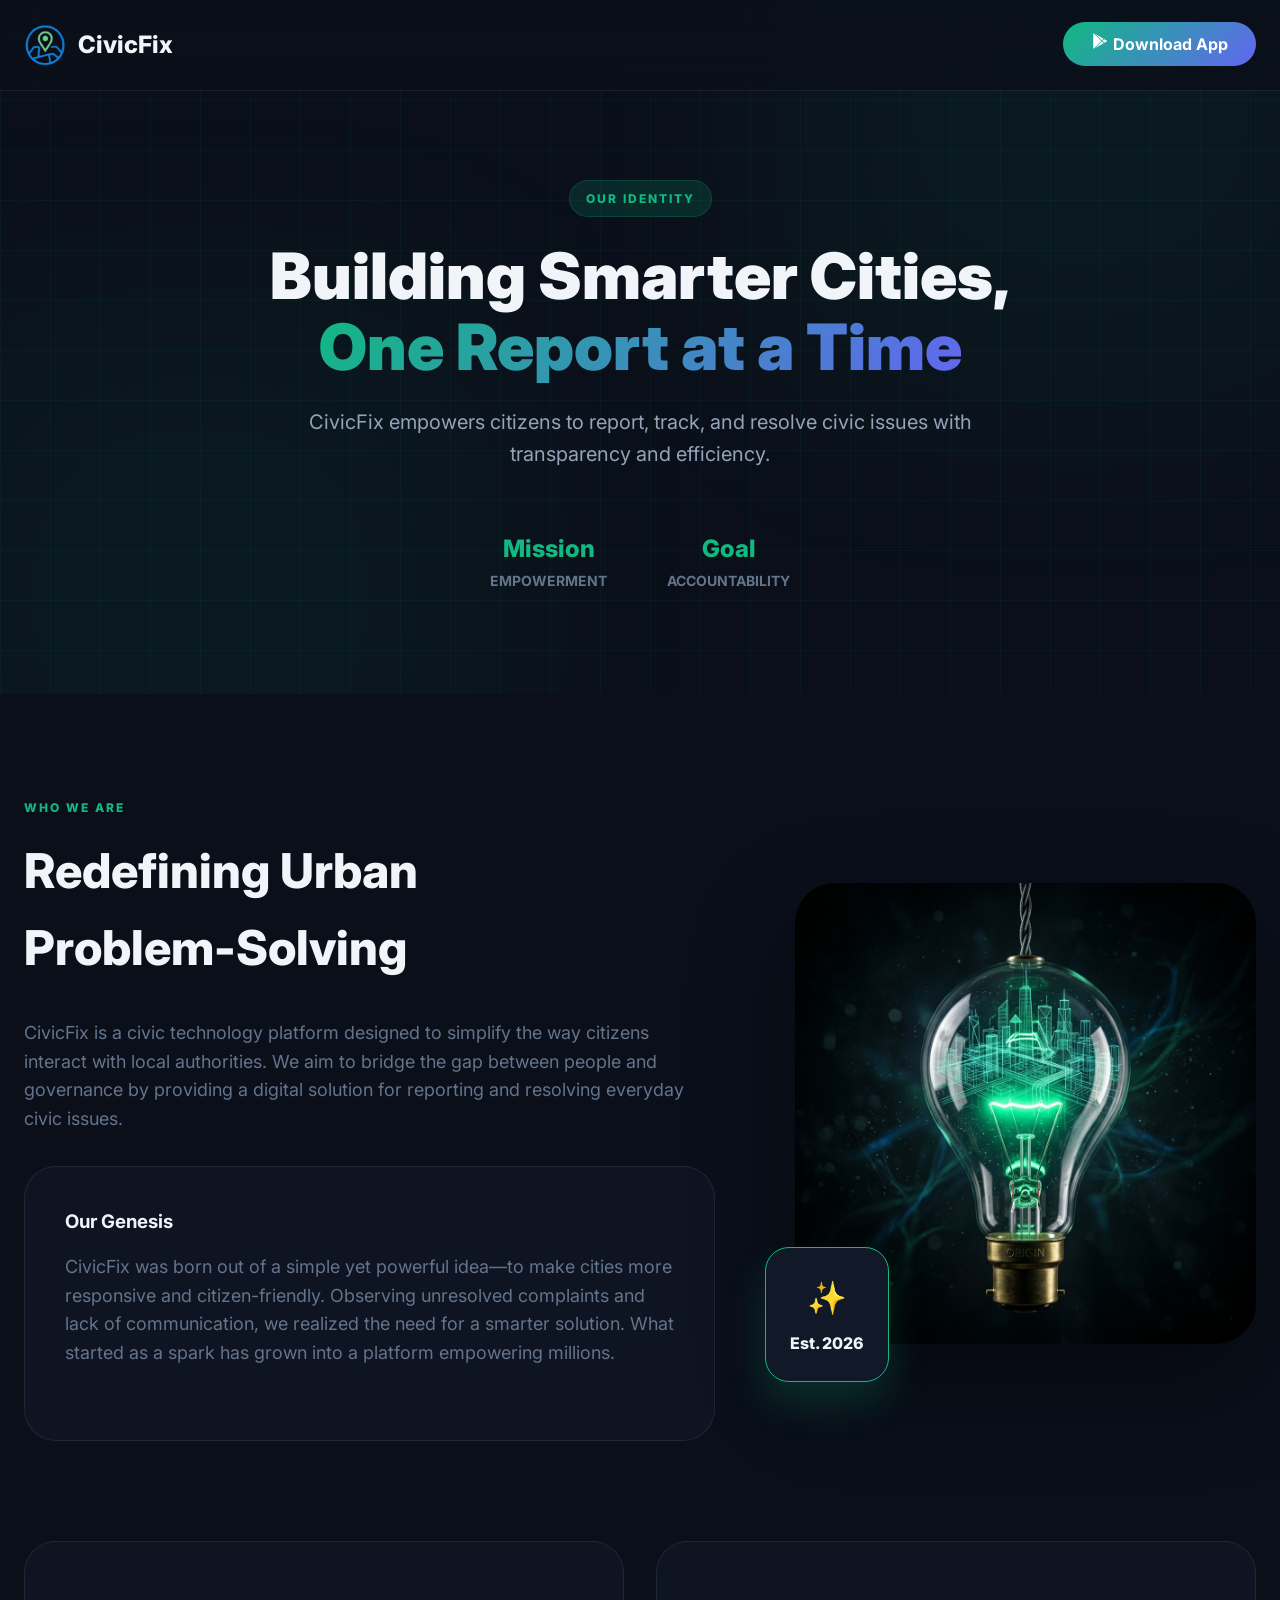
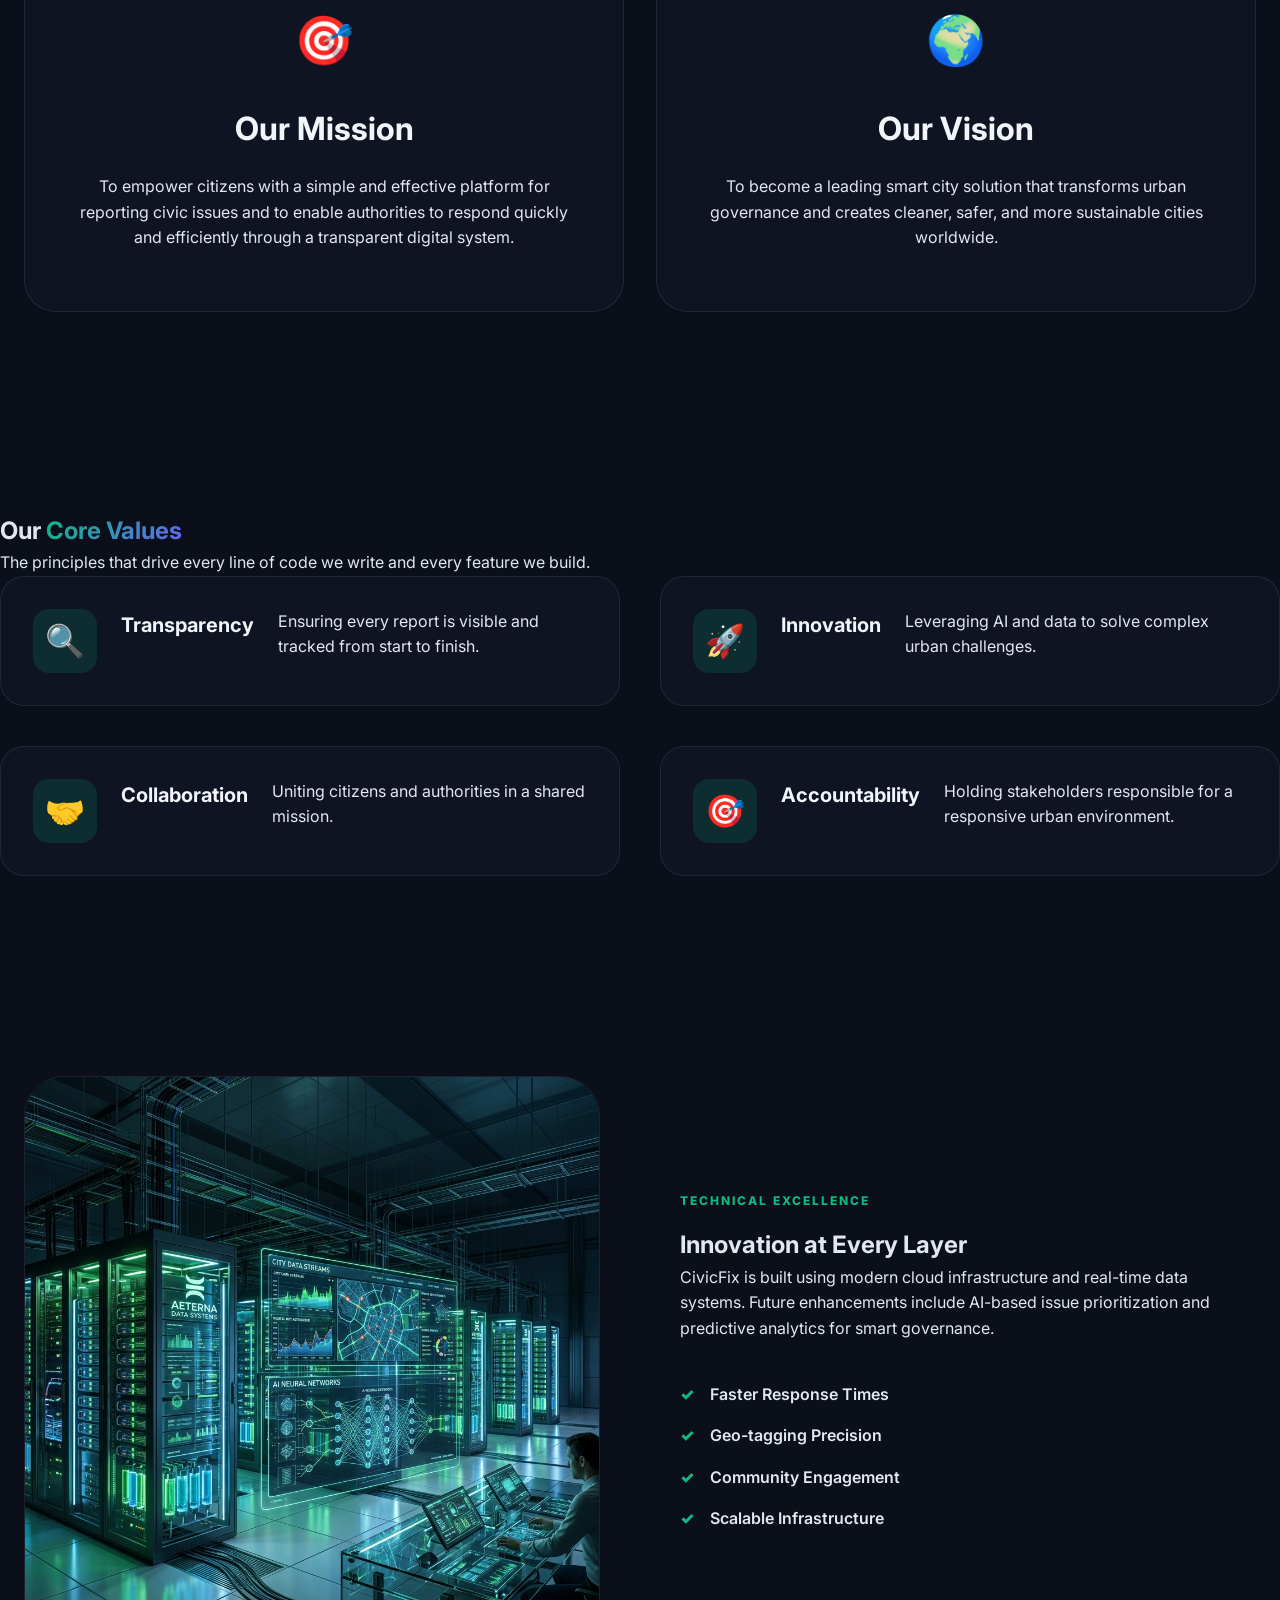
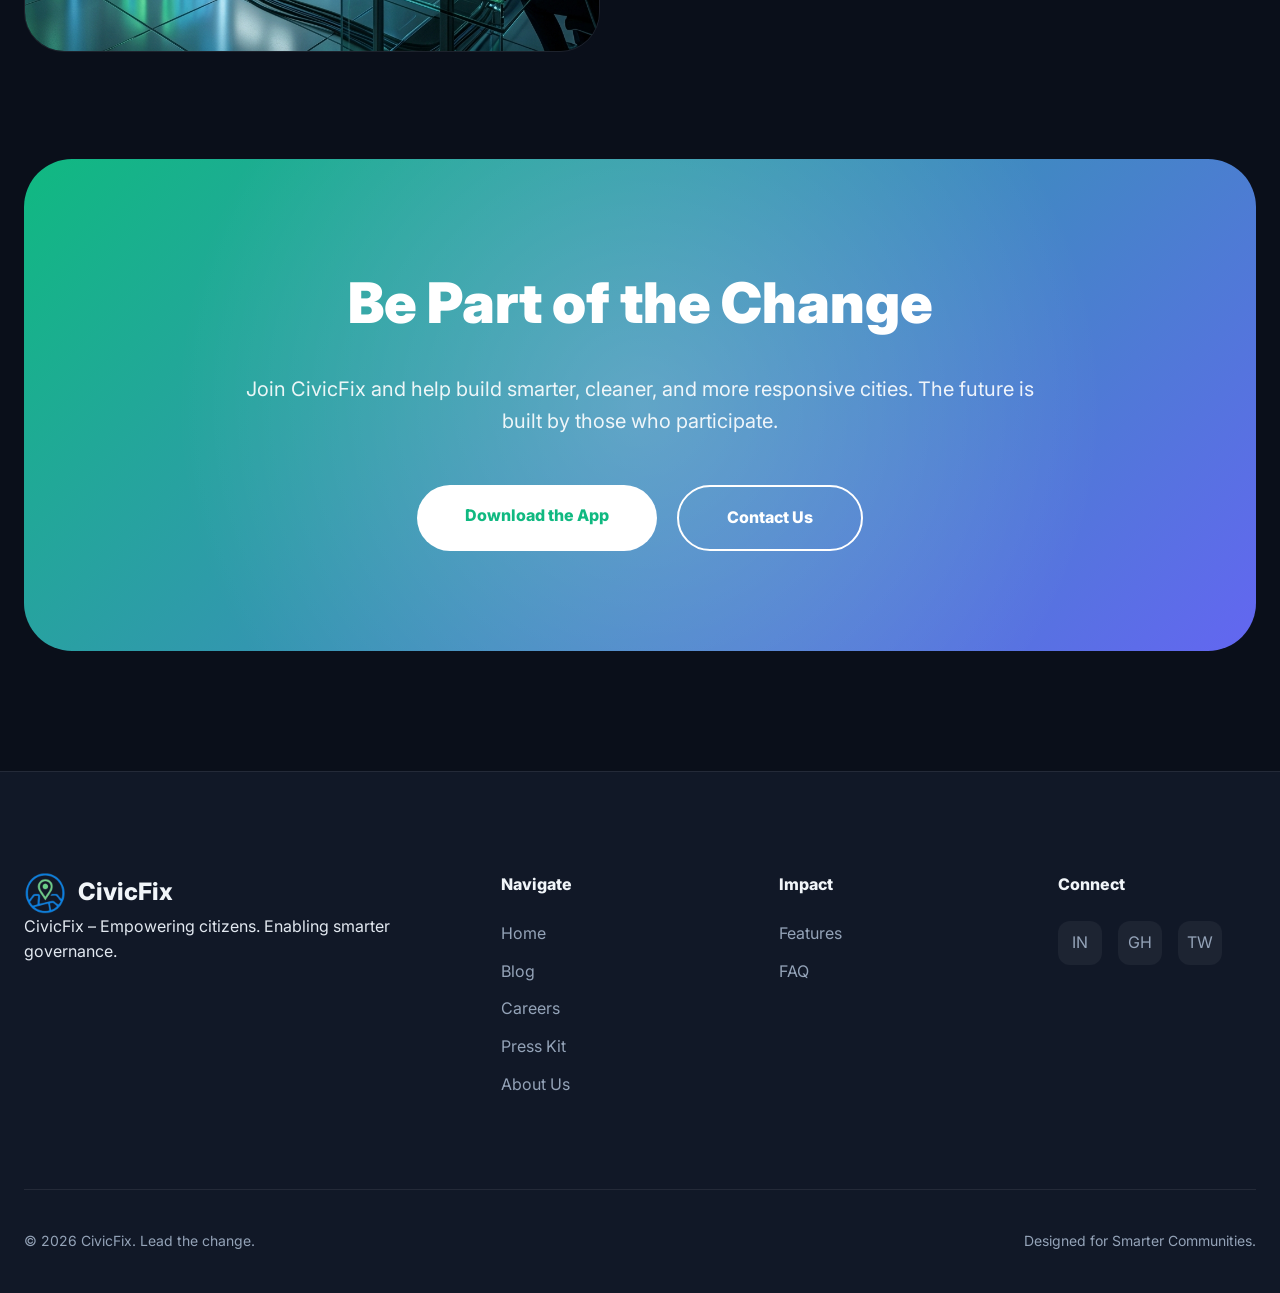
<file: civicfix-website/about/about.html>
<!DOCTYPE html>
<html lang="en">

<head>
    <meta charset="UTF-8">
    <meta name="viewport" content="width=device-width, initial-scale=1.0">
    <title>About CivicFix | Transforming Urban Governance Through Innovation</title>
    <meta name="description"
        content="Discover the story behind CivicFix. We are on a mission to bridge the gap between citizens and authorities through transparency, accountability, and smart technology.">
    <meta name="keywords"
        content="about civicfix, civic tech platform India, smart city solution India, urban governance platform, digital governance system">

    <link rel="preconnect" href="https://fonts.googleapis.com">
    <link rel="preconnect" href="https://fonts.gstatic.com" crossorigin>
    <link href="https://fonts.googleapis.com/css2?family=Inter:wght@300;400;500;600;700;800;900&display=swap"
        rel="stylesheet">
    <link rel="stylesheet" href="about-style.css">
</head>

<body>
    <!-- Navigation -->
    <nav class="nav" id="nav">
        <div class="container">
            <div class="nav-inner">
                <a href="../index.html" class="nav-brand">
                    <img src="../images/logo.png" alt="CivicFix">
                    <span>CivicFix</span>
                </a>

                <div class="nav-actions">
                    <a href="https://play.google.com/store/apps/details?id=com.adityaaman.civicfix" target="_blank"
                        class="btn-nav">
                        <svg width="18" height="18" viewBox="0 0 24 24" fill="currentColor">
                            <path
                                d="M3.609 1.814L13.792 12 3.61 22.186a.996.996 0 0 1-.61-.92V2.734a1 1 0 0 1 .609-.92zm10.89 10.893l2.302 2.302-10.937 6.333 8.635-8.635zm3.199-3.198l2.807 1.626a1 1 0 0 1 0 1.73l-2.808 1.626L15.206 12l2.492-2.491zM5.864 2.658L16.8 8.99l-2.302 2.302-8.634-8.634z" />
                        </svg>
                        Download App
                    </a>
                </div>
            </div>
        </div>
    </nav>

    <!-- Hero Section -->
    <header class="about-hero">
        <div class="hero-glow glow-1"></div>
        <div class="hero-glow glow-2"></div>
        <div class="hero-pattern"></div>
        <div class="container">
            <div class="hero-content">
                <div class="hero-badge reveal">Our Identity</div>
                <h1 class="reveal reveal-delay-1">Building Smarter Cities, <br><span class="gradient-text">One Report at a Time</span></h1>
                <p class="reveal reveal-delay-2">CivicFix empowers citizens to report, track, and resolve civic issues with transparency and efficiency.</p>
                <div class="hero-stats reveal reveal-delay-3">
                    <div class="stat">
                        <span class="stat-number">Mission</span>
                        <span class="stat-label">Empowerment</span>
                    </div>
                    <div class="stat">
                        <span class="stat-number">Goal</span>
                        <span class="stat-label">Accountability</span>
                    </div>
                </div>
            </div>
        </div>
    </header>

    <!-- Who We Are & Story Narrative -->
    <section class="story-narrative">
        <div class="container">
            <div class="story-grid">
                <div class="story-content reveal">
                    <span class="meta-label">Who We Are</span>
                    <h2>Redefining Urban <br>Problem-Solving</h2>
                    <p>CivicFix is a civic technology platform designed to simplify the way citizens interact with local authorities. We aim to bridge the gap between people and governance by providing a digital solution for reporting and resolving everyday civic issues.</p>
                    
                    <div class="story-card glass">
                        <h3>Our Genesis</h3>
                        <p>CivicFix was born out of a simple yet powerful idea—to make cities more responsive and citizen-friendly. Observing unresolved complaints and lack of communication, we realized the need for a smarter solution. What started as a spark has grown into a platform empowering millions.</p>
                    </div>
                </div>
                <div class="story-image reveal reveal-delay-2">
                    <div class="image-stack">
                        <img src="../images/about_story.png" alt="Origin Story" class="main-img">
                        <div class="floating-badge">
                            <span class="badge-icon">✨</span>
                            <span class="badge-text">Est. 2026</span>
                        </div>
                    </div>
                </div>
            </div>
        </div>
    </section>

    <!-- Mission & Vision -->
    <section class="mission-vision reveal">
        <div class="container">
            <div class="mv-grid">
                <div class="mv-card glass">
                    <div class="mv-icon">🎯</div>
                    <h3>Our Mission</h3>
                    <p>To empower citizens with a simple and effective platform for reporting civic issues and to enable authorities to respond quickly and efficiently through a transparent digital system.</p>
                </div>
                <div class="mv-card glass">
                    <div class="mv-icon">🌍</div>
                    <h3>Our Vision</h3>
                    <p>To become a leading smart city solution that transforms urban governance and creates cleaner, safer, and more sustainable cities worldwide.</p>
                </div>
            </div>
        </div>
    </section>

    <!-- Core Values -->
    <section class="core-values container">
        <div class="section-header reveal">
            <h2>Our <span class="gradient-text">Core Values</span></h2>
            <p>The principles that drive every line of code we write and every feature we build.</p>
        </div>
        <div class="values-grid">
            <div class="value-item reveal">
                <div class="v-icon">🔍</div>
                <h4>Transparency</h4>
                <p>Ensuring every report is visible and tracked from start to finish.</p>
            </div>
            <div class="value-item reveal reveal-delay-1">
                <div class="v-icon">🚀</div>
                <h4>Innovation</h4>
                <p>Leveraging AI and data to solve complex urban challenges.</p>
            </div>
            <div class="value-item reveal reveal-delay-2">
                <div class="v-icon">🤝</div>
                <h4>Collaboration</h4>
                <p>Uniting citizens and authorities in a shared mission.</p>
            </div>
            <div class="value-item reveal reveal-delay-3">
                <div class="v-icon">🎯</div>
                <h4>Accountability</h4>
                <p>Holding stakeholders responsible for a responsive urban environment.</p>
            </div>
        </div>
    </section>

    <!-- Technology & Impact -->
    <section class="tech-impact">
        <div class="container">
            <div class="tech-grid">
                <div class="tech-image reveal">
                    <div class="image-glass-frame">
                        <img src="../images/about_technology.png" alt="CivicFix Tech Stack">
                    </div>
                </div>
                <div class="tech-content reveal reveal-delay-2">
                    <span class="meta-label">Technical Excellence</span>
                    <h2>Innovation at Every Layer</h2>
                    <p>CivicFix is built using modern cloud infrastructure and real-time data systems. Future enhancements include AI-based issue prioritization and predictive analytics for smart governance.</p>
                    
                    <ul class="impact-list">
                        <li><span class="check">✓</span> Faster Response Times</li>
                        <li><span class="check">✓</span> Geo-tagging Precision</li>
                        <li><span class="check">✓</span> Community Engagement</li>
                        <li><span class="check">✓</span> Scalable Infrastructure</li>
                    </ul>
                </div>
            </div>
        </div>
    </section>

    <!-- Final CTA -->
    <section class="about-cta container">
        <div class="cta-card reveal">
            <div class="cta-content">
                <h2>Be Part of the Change</h2>
                <p>Join CivicFix and help build smarter, cleaner, and more responsive cities. The future is built by those who participate.</p>
                <div class="cta-btns">
                    <a href="https://play.google.com/store/apps/details?id=com.adityaaman.civicfix" class="btn-primary-white">Download the App</a>
                    <a href="mailto:contact@civicfix.com" class="btn-secondary-outline">Contact Us</a>
                </div>
            </div>
        </div>
    </section>

    <!-- Footer -->
    <footer class="footer">
        <div class="container">
            <div class="footer-grid">
                <div class="footer-brand">
                    <a href="../index.html" class="nav-brand">
                        <img src="../images/logo.png" alt="CivicFix">
                        <span>CivicFix</span>
                    </a>
                    <p>CivicFix – Empowering citizens. Enabling smarter governance.</p>
                </div>
                <div class="footer-col">
                    <h4>Navigate</h4>
                    <ul>
                        <li><a href="../index.html">Home</a></li>
                        <li><a href="../blog/blog.html">Blog</a></li>
                        <li><a href="../career/career.html">Careers</a></li>
                        <li><a href="../press/press.html">Press Kit</a></li>
                        <li><a href="about.html">About Us</a></li>
                    </ul>
                </div>
                <div class="footer-col">
                    <h4>Impact</h4>
                    <ul>
                        <li><a href="../index.html#features">Features</a></li>
                        <li><a href="../index.html#faq">FAQ</a></li>
                    </ul>
                </div>
                <div class="footer-col">
                    <h4>Connect</h4>
                    <div class="footer-social">
                        <a href="#" class="social-icon">IN</a>
                        <a href="#" class="social-icon">GH</a>
                        <a href="#" class="social-icon">TW</a>
                    </div>
                </div>
            </div>
            <div class="footer-bottom">
                <p>&copy; 2026 CivicFix. Lead the change.</p>
                <p>Designed for Smarter Communities.</p>
            </div>
        </div>
    </footer>

    <button class="back-to-top" id="backToTop">↑</button>

    <script src="about.js"></script>
</body>

</html>
</file>
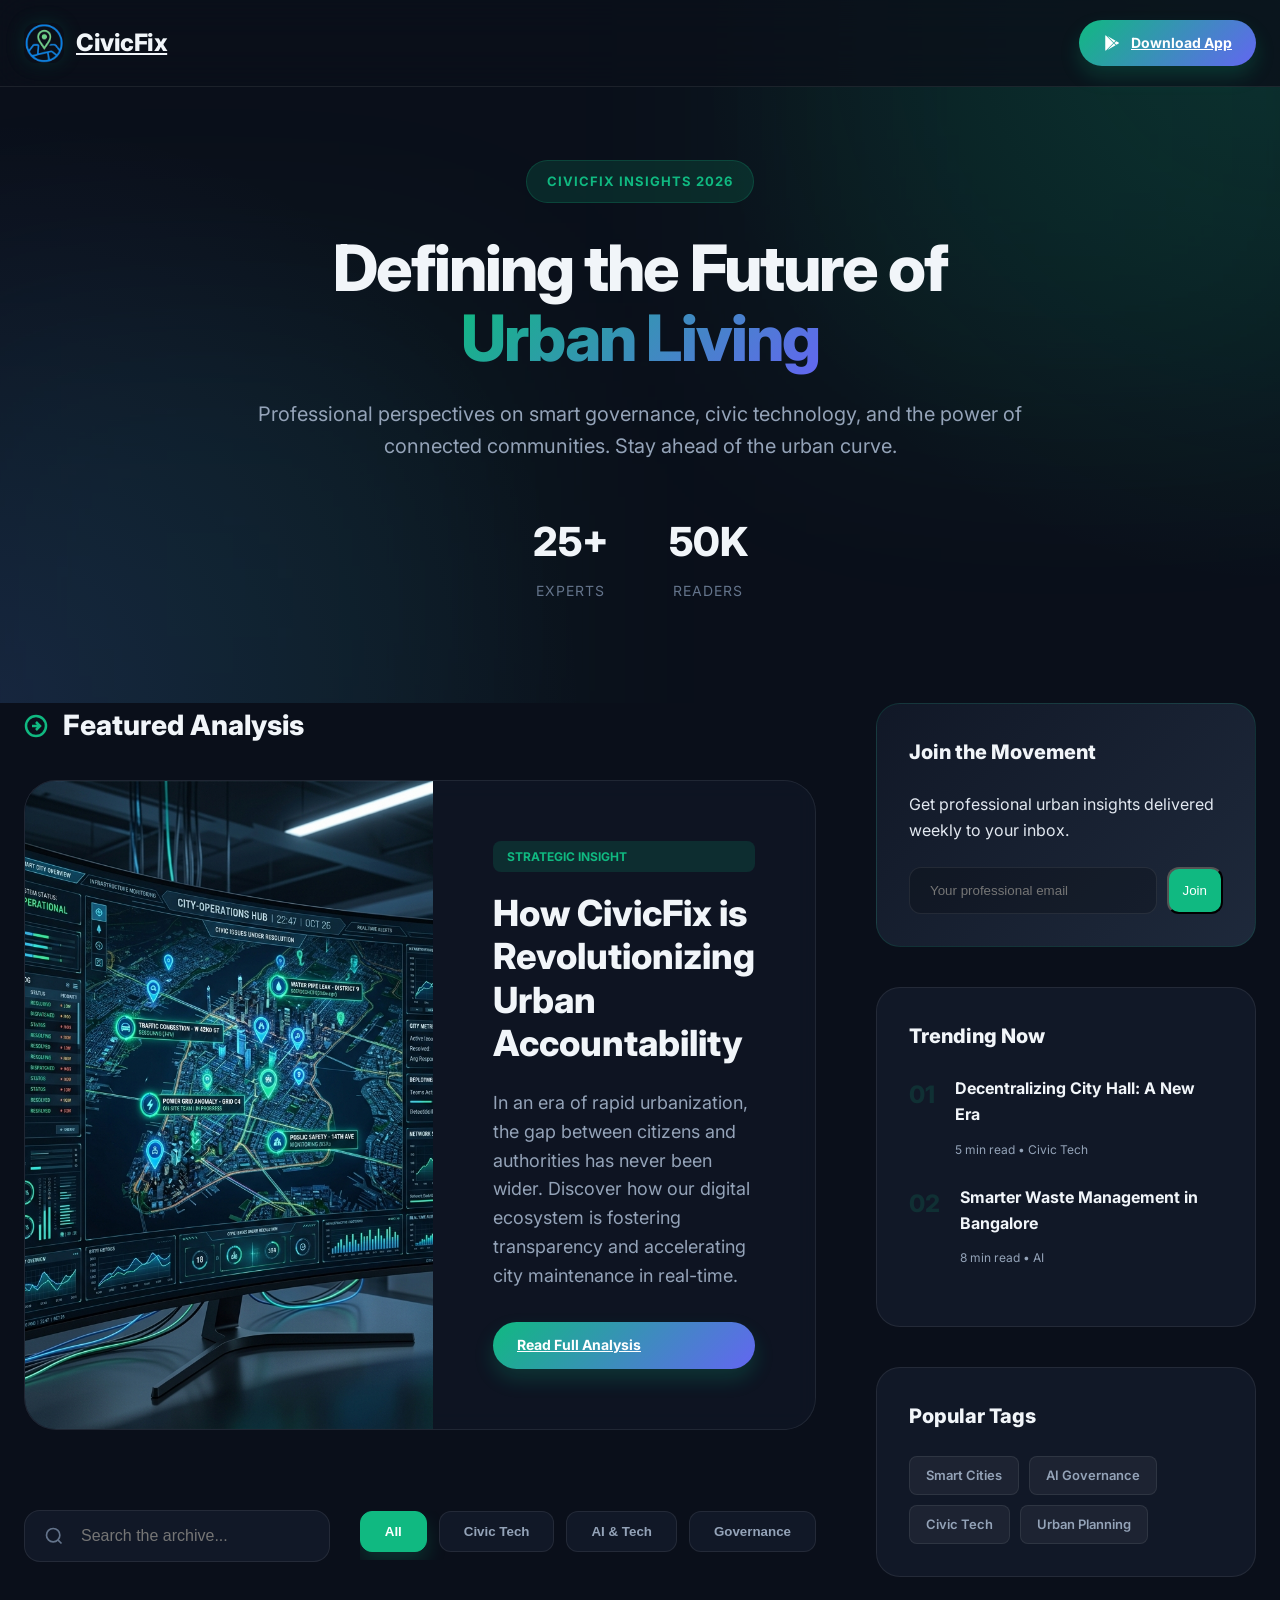
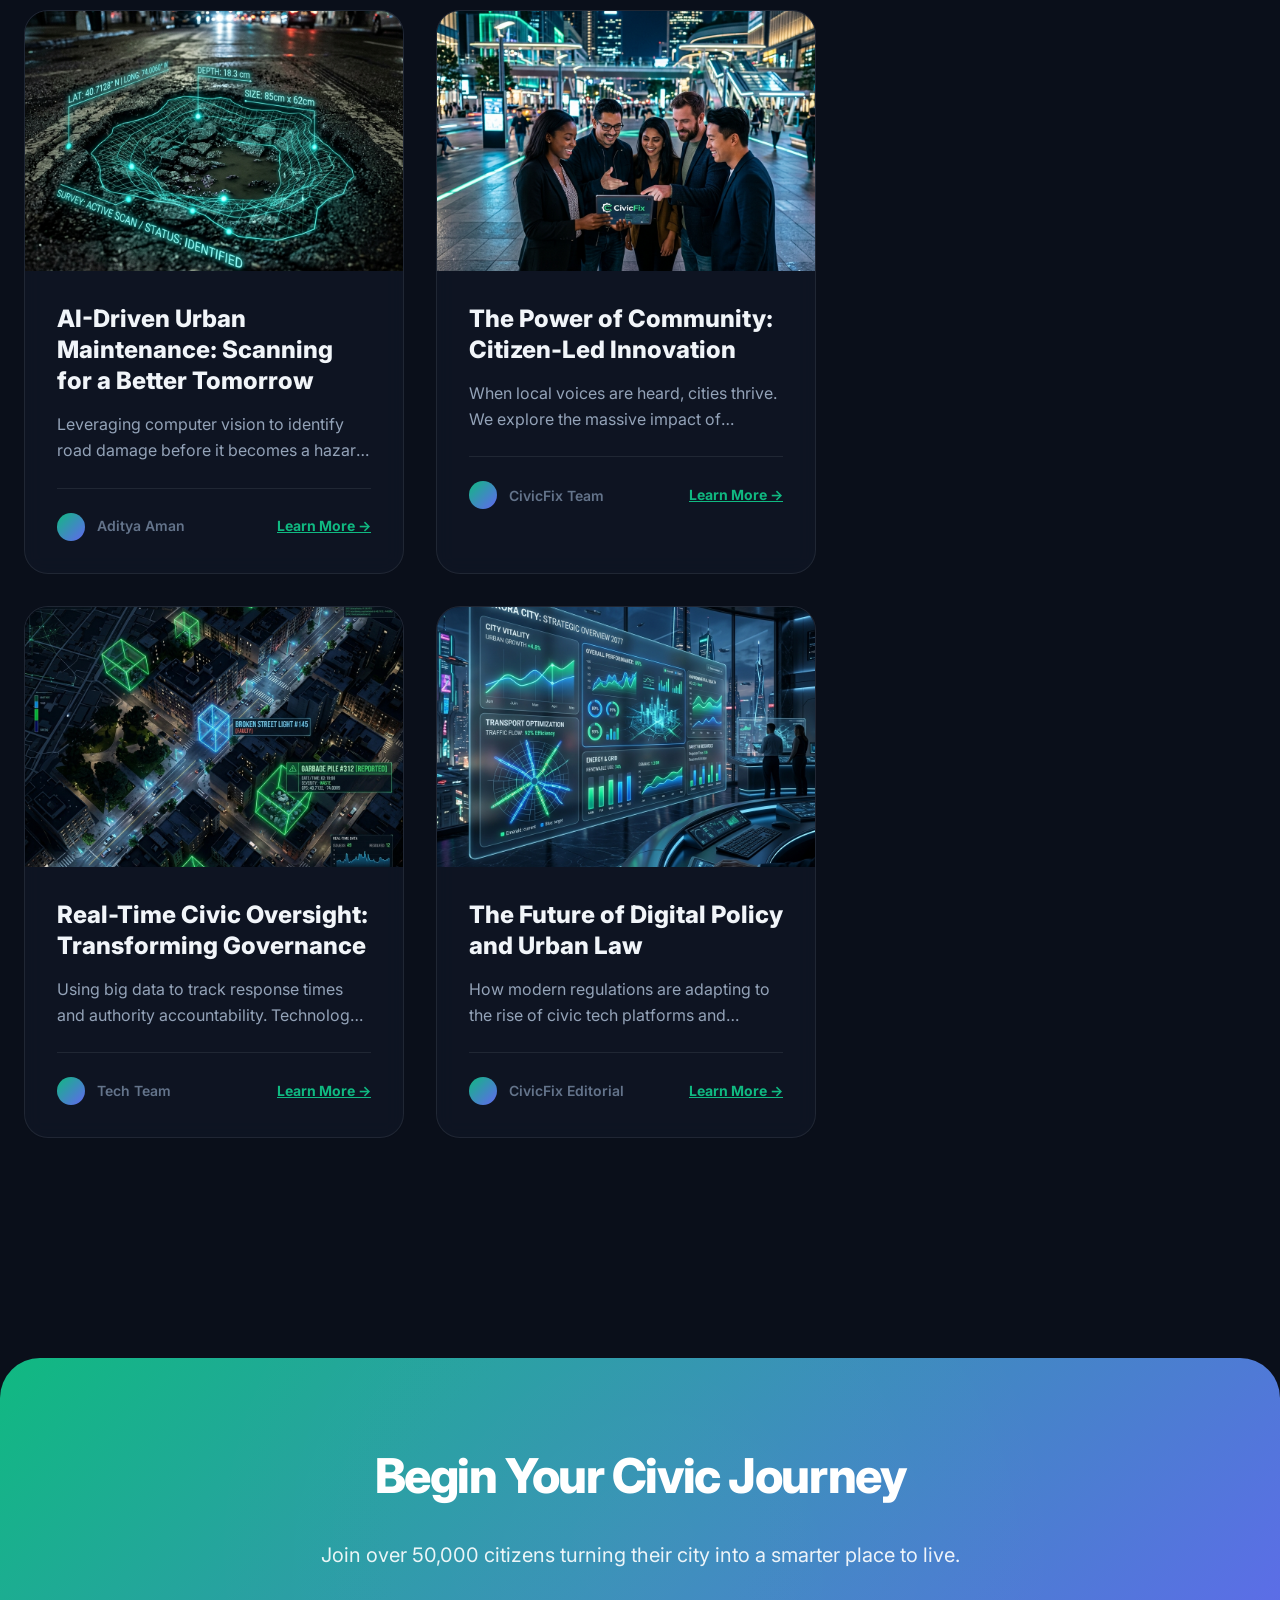
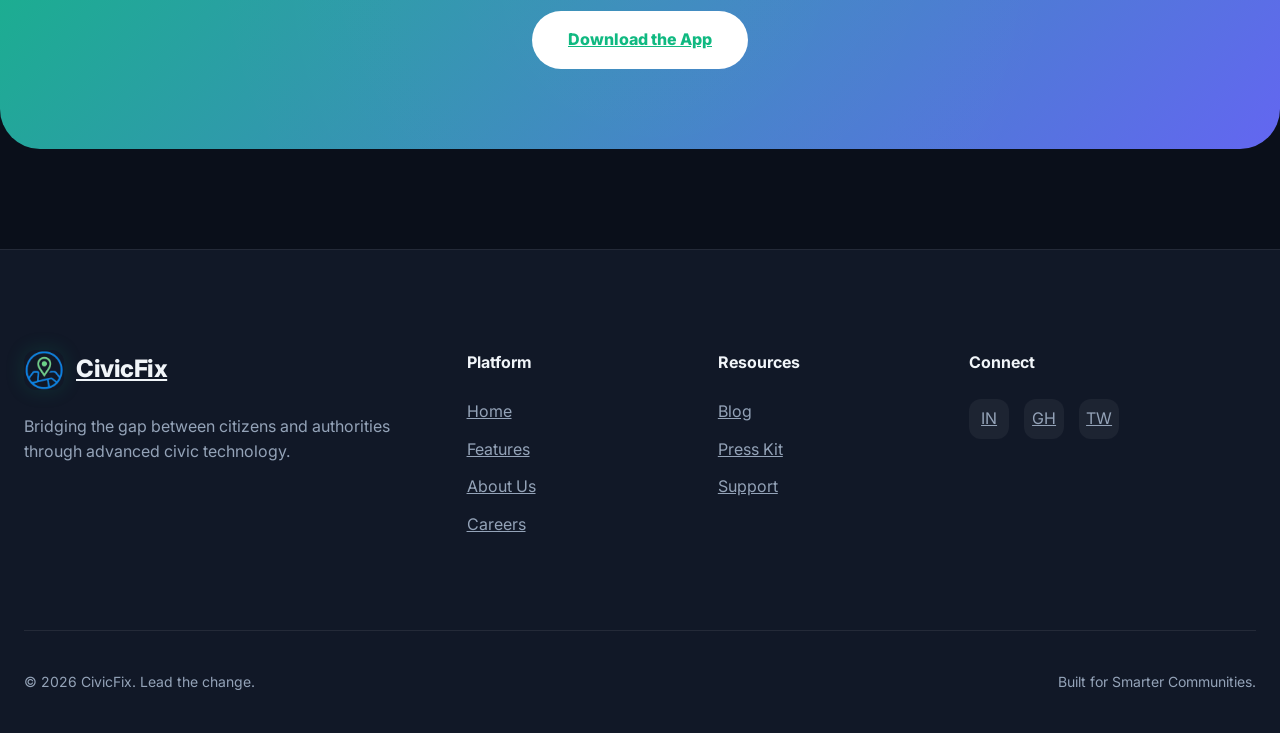
<file: civicfix-website/blog/blog.html>
<!DOCTYPE html>
<html lang="en">

<head>
    <meta charset="UTF-8">
    <meta name="viewport" content="width=device-width, initial-scale=1.0">
    <title>CivicFix Blog | Smart City Insights & Professional Urban Solutions</title>
    <meta name="description"
        content="Dive into the future of urban governance. Expert insights on civic tech, AI-driven maintenance, and citizen-led innovation from the CivicFix team.">
    
    <link rel="preconnect" href="https://fonts.googleapis.com">
    <link rel="preconnect" href="https://fonts.gstatic.com" crossorigin>
    <link href="https://fonts.googleapis.com/css2?family=Inter:wght@300;400;500;600;700;800;900&display=swap"
        rel="stylesheet">
    <link rel="stylesheet" href="blog-style.css">
</head>

<body>
    <!-- Navigation -->
    <nav class="nav" id="nav">
        <div class="container">
            <div class="nav-inner">
                <a href="../index.html" class="nav-brand">
                    <img src="../images/logo.png" alt="CivicFix">
                    <span>CivicFix</span>
                </a>

                <div class="nav-actions">
                    <a href="https://play.google.com/store/apps/details?id=com.adityaaman.civicfix" target="_blank"
                        class="btn-nav">
                        <svg width="18" height="18" viewBox="0 0 24 24" fill="currentColor">
                            <path
                                d="M3.609 1.814L13.792 12 3.61 22.186a.996.996 0 0 1-.61-.92V2.734a1 1 0 0 1 .609-.92zm10.89 10.893l2.302 2.302-10.937 6.333 8.635-8.635zm3.199-3.198l2.807 1.626a1 1 0 0 1 0 1.73l-2.808 1.626L15.206 12l2.492-2.491zM5.864 2.658L16.8 8.99l-2.302 2.302-8.634-8.634z" />
                        </svg>
                        Download App
                    </a>
                </div>
            </div>
        </div>
    </nav>

    <!-- Hero Section -->
    <header class="blog-hero">
        <div class="hero-glow glow-1"></div>
        <div class="hero-glow glow-2"></div>
        <div class="container">
            <div class="hero-content">
                <div class="hero-badge reveal">CivicFix Insights 2026</div>
                <h1 class="reveal reveal-delay-1">Defining the Future of <span class="gradient-text">Urban Living</span></h1>
                <p class="reveal reveal-delay-2">Professional perspectives on smart governance, civic technology, and the power of connected communities. Stay ahead of the urban curve.</p>
                <div class="hero-stats reveal reveal-delay-3">
                    <div class="stat">
                        <span class="stat-number">25+</span>
                        <span class="stat-label">Experts</span>
                    </div>
                    <div class="stat">
                        <span class="stat-number">50K</span>
                        <span class="stat-label">Readers</span>
                    </div>
                </div>
            </div>
        </div>
    </header>

    <!-- Main Content -->
    <main class="main-content">
        <div class="container">
            <div class="content-wrapper">
                <!-- Blog Area -->
                <div class="blog-area">
                    <!-- Featured Post -->
                    <section class="featured-section reveal">
                        <div class="section-header">
                            <svg width="24" height="24" viewBox="0 0 24 24" fill="none" stroke="#10b981" stroke-width="2.5">
                                <circle cx="12" cy="12" r="10"></circle>
                                <path d="M12 8l4 4-4 4M8 12h8"></path>
                            </svg>
                            <h2 class="section-title">Featured Analysis</h2>
                        </div>
                        <article class="featured-card">
                            <div class="featured-image">
                                <img src="../images/blog_featured.png" alt="Smart City Infrastructure">
                            </div>
                            <div class="featured-content">
                                <span class="meta-category">Strategic Insight</span>
                                <h2 class="featured-title">How CivicFix is Revolutionizing Urban Accountability</h2>
                                <p class="featured-excerpt">In an era of rapid urbanization, the gap between citizens and authorities has never been wider. Discover how our digital ecosystem is fostering transparency and accelerating city maintenance in real-time.</p>
                                <a href="#" class="btn-nav">Read Full Analysis</a>
                            </div>
                        </article>
                    </section>

                    <!-- Filter Bar -->
                    <section class="filter-section reveal">
                        <div class="filter-bar">
                            <div class="search-wrapper">
                                <svg width="20" height="20" viewBox="0 0 24 24" fill="none" stroke="currentColor" stroke-width="2">
                                    <circle cx="11" cy="11" r="8"></circle>
                                    <path d="M21 21l-4.35-4.35"></path>
                                </svg>
                                <input type="text" placeholder="Search the archive..." id="searchInput">
                            </div>
                            <div class="category-tabs">
                                <button class="category-tab active" data-category="all">All</button>
                                <button class="category-tab" data-category="civic">Civic Tech</button>
                                <button class="category-tab" data-category="ai">AI & Tech</button>
                                <button class="category-tab" data-category="governance">Governance</button>
                            </div>
                        </div>
                    </section>

                    <!-- Blog Grid -->
                    <section class="blogs-grid" id="blogsGrid">
                        <!-- Card 1 -->
                        <article class="blog-card reveal" data-category="civic">
                            <div class="card-image">
                                <img src="../images/blog_pothole.png" alt="Road Scanning Tech">
                            </div>
                            <div class="card-content">
                                <h3 class="card-title">AI-Driven Urban Maintenance: Scanning for a Better Tomorrow</h3>
                                <p class="card-excerpt">Leveraging computer vision to identify road damage before it becomes a hazard. Learn how we're automating infrastructure oversight.</p>
                                <div class="card-footer">
                                    <div class="author-mini">
                                        <div class="author-avatar-sm"></div>
                                        <span>Aditya Aman</span>
                                    </div>
                                    <a href="#" class="read-more">Learn More →</a>
                                </div>
                            </div>
                        </article>

                        <!-- Card 2 -->
                        <article class="blog-card reveal" data-category="civic">
                            <div class="card-image">
                                <img src="../images/blog_collaboration.png" alt="Citizen Engagement">
                            </div>
                            <div class="card-content">
                                <h3 class="card-title">The Power of Community: Citizen-Led Innovation</h3>
                                <p class="card-excerpt">When local voices are heard, cities thrive. We explore the massive impact of grassroots reporting on municipal efficiency.</p>
                                <div class="card-footer">
                                    <div class="author-mini">
                                        <div class="author-avatar-sm"></div>
                                        <span>CivicFix Team</span>
                                    </div>
                                    <a href="#" class="read-more">Learn More →</a>
                                </div>
                            </div>
                        </article>

                        <!-- Card 3 -->
                        <article class="blog-card reveal" data-category="ai">
                            <div class="card-image">
                                <img src="../images/blog_ai.png" alt="AI Cities">
                            </div>
                            <div class="card-content">
                                <h3 class="card-title">Real-Time Civic Oversight: Transforming Governance</h3>
                                <p class="card-excerpt">Using big data to track response times and authority accountability. Technology is finally making 'The Smart City' a reality.</p>
                                <div class="card-footer">
                                    <div class="author-mini">
                                        <div class="author-avatar-sm"></div>
                                        <span>Tech Team</span>
                                    </div>
                                    <a href="#" class="read-more">Learn More →</a>
                                </div>
                            </div>
                        </article>

                        <!-- Card 4 -->
                        <article class="blog-card reveal" data-category="governance">
                            <div class="card-image">
                                <img src="../images/blog_governance.png" alt="Oversight Dashboard">
                            </div>
                            <div class="card-content">
                                <h3 class="card-title">The Future of Digital Policy and Urban Law</h3>
                                <p class="card-excerpt">How modern regulations are adapting to the rise of civic tech platforms and decentralized city management.</p>
                                <div class="card-footer">
                                    <div class="author-mini">
                                        <div class="author-avatar-sm"></div>
                                        <span>CivicFix Editorial</span>
                                    </div>
                                    <a href="#" class="read-more">Learn More →</a>
                                </div>
                            </div>
                        </article>
                    </section>
                </div>

                <!-- Sidebar -->
                <aside class="sidebar reveal">
                    <div class="sidebar-widget newsletter-widget">
                        <h3 class="widget-title">Join the Movement</h3>
                        <p>Get professional urban insights delivered weekly to your inbox.</p>
                        <form class="newsletter-form">
                            <input type="email" placeholder="Your professional email" required>
                            <button type="submit">Join</button>
                        </form>
                    </div>

                    <div class="sidebar-widget">
                        <h3 class="widget-title">Trending Now</h3>
                        <div class="popular-list">
                            <a href="#" class="popular-item">
                                <span class="popular-number">01</span>
                                <div class="popular-content">
                                    <h4>Decentralizing City Hall: A New Era</h4>
                                    <span class="popular-meta">5 min read • Civic Tech</span>
                                </div>
                            </a>
                            <a href="#" class="popular-item">
                                <span class="popular-number">02</span>
                                <div class="popular-content">
                                    <h4>Smarter Waste Management in Bangalore</h4>
                                    <span class="popular-meta">8 min read • AI</span>
                                </div>
                            </a>
                        </div>
                    </div>

                    <div class="sidebar-widget">
                        <h3 class="widget-title">Popular Tags</h3>
                        <div class="tags-list">
                            <span class="tag">Smart Cities</span>
                            <span class="tag">AI Governance</span>
                            <span class="tag">Civic Tech</span>
                            <span class="tag">Urban Planning</span>
                        </div>
                    </div>
                </aside>
            </div>
        </div>
    </main>

    <!-- CTA Section -->
    <section class="cta-section container">
        <div class="cta-card reveal">
            <div class="cta-content">
                <h2>Begin Your Civic Journey</h2>
                <p>Join over 50,000 citizens turning their city into a smarter place to live.</p>
                <div class="cta-btns">
                    <a href="https://play.google.com/store/apps/details?id=com.adityaaman.civicfix" class="btn-primary-white">Download the App</a>
                </div>
            </div>
        </div>
    </section>

    <!-- Footer -->
    <footer class="footer">
        <div class="container">
            <div class="footer-grid">
                <div class="footer-brand">
                    <a href="../index.html" class="nav-brand">
                        <img src="../images/logo.png" alt="CivicFix">
                        <span>CivicFix</span>
                    </a>
                    <p>Bridging the gap between citizens and authorities through advanced civic technology.</p>
                </div>
                <div class="footer-col">
                    <h4>Platform</h4>
                    <ul>
                        <li><a href="../index.html">Home</a></li>
                        <li><a href="../index.html#features">Features</a></li>
                        <li><a href="../about/about.html">About Us</a></li>
                        <li><a href="career.html">Careers</a></li>
                    </ul>
                </div>
                <div class="footer-col">
                    <h4>Resources</h4>
                    <ul>
                        <li><a href="blog.html">Blog</a></li>
                        <li><a href="../press/press.html">Press Kit</a></li>
                        <li><a href="../index.html#faq">Support</a></li>
                    </ul>
                </div>
                <div class="footer-col">
                    <h4>Connect</h4>
                    <div class="footer-social">
                        <a href="#" class="social-icon">IN</a>
                        <a href="#" class="social-icon">GH</a>
                        <a href="#" class="social-icon">TW</a>
                    </div>
                </div>
            </div>
            <div class="footer-bottom">
                <p>&copy; 2026 CivicFix. Lead the change.</p>
                <p>Built for Smarter Communities.</p>
            </div>
        </div>
    </footer>

    <button class="back-to-top" id="backToTop">↑</button>

    <script src="blog.js"></script>
</body>

</html>
</file>
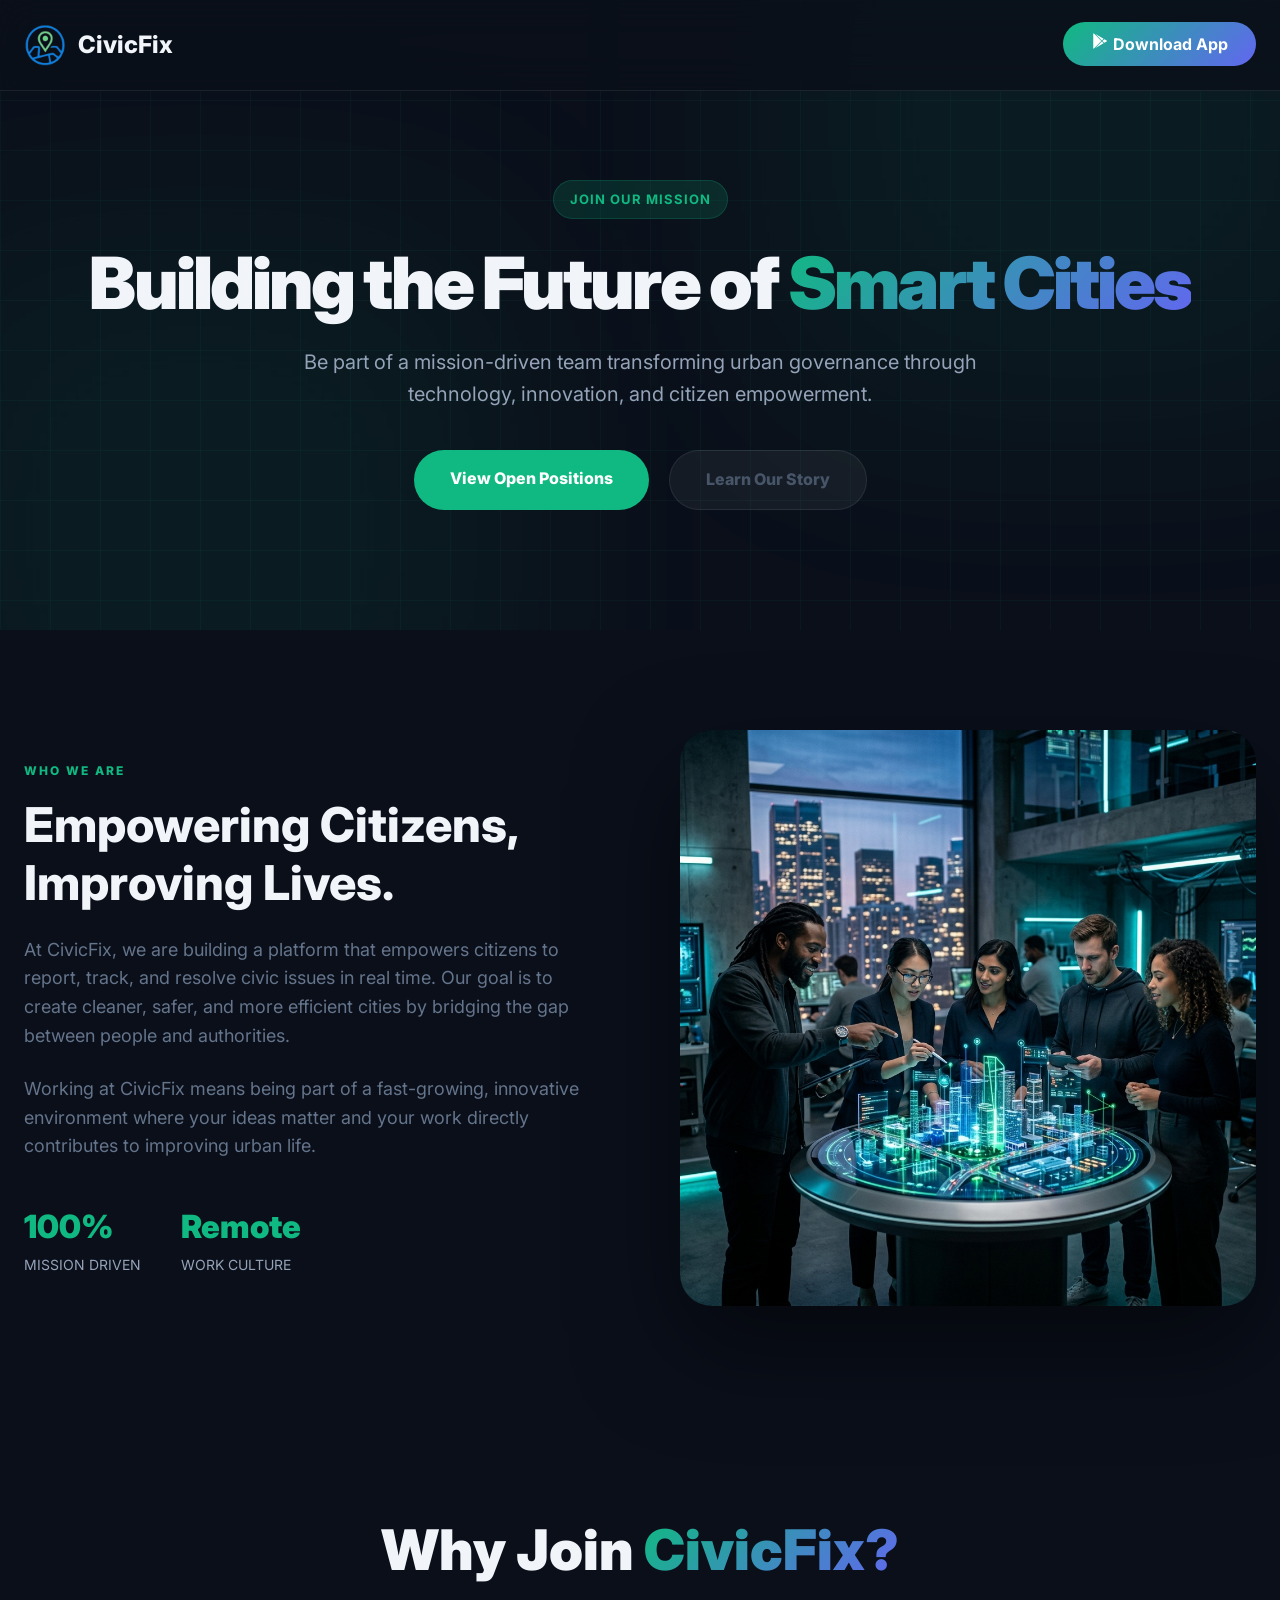
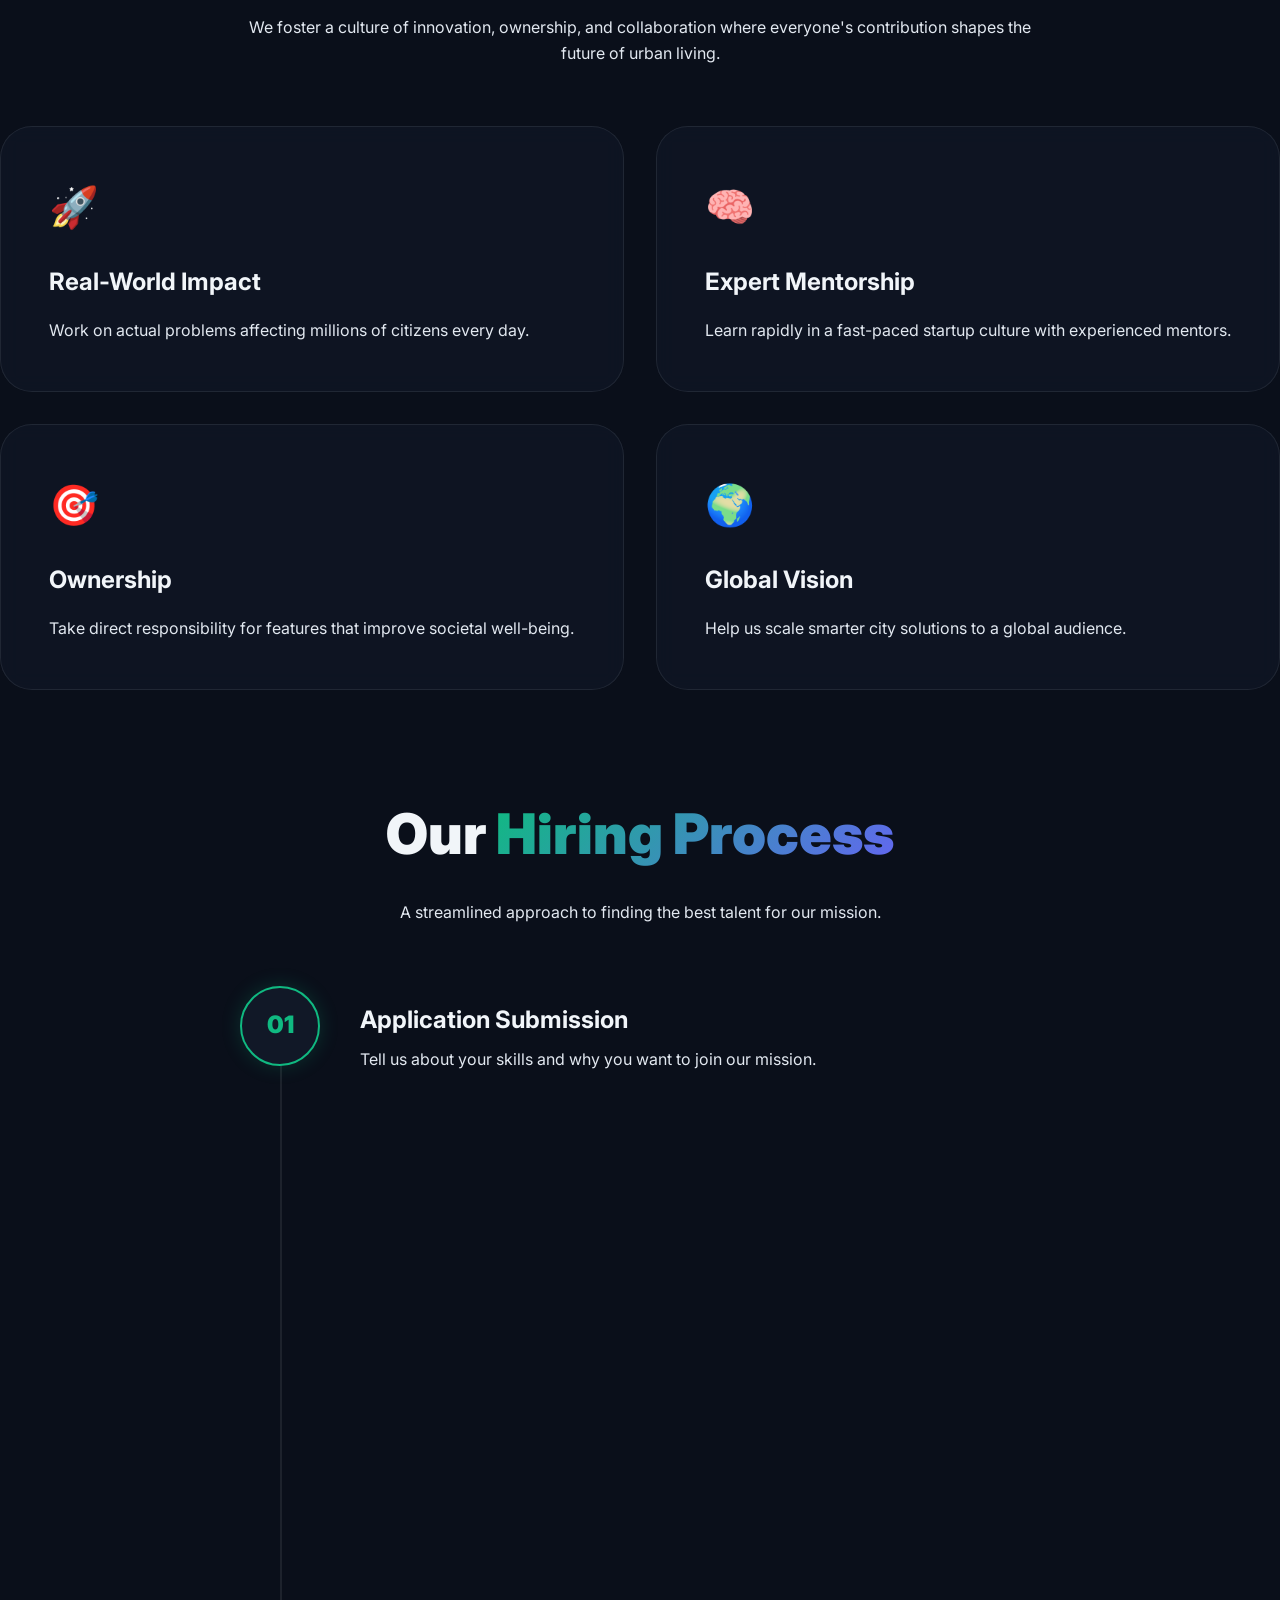
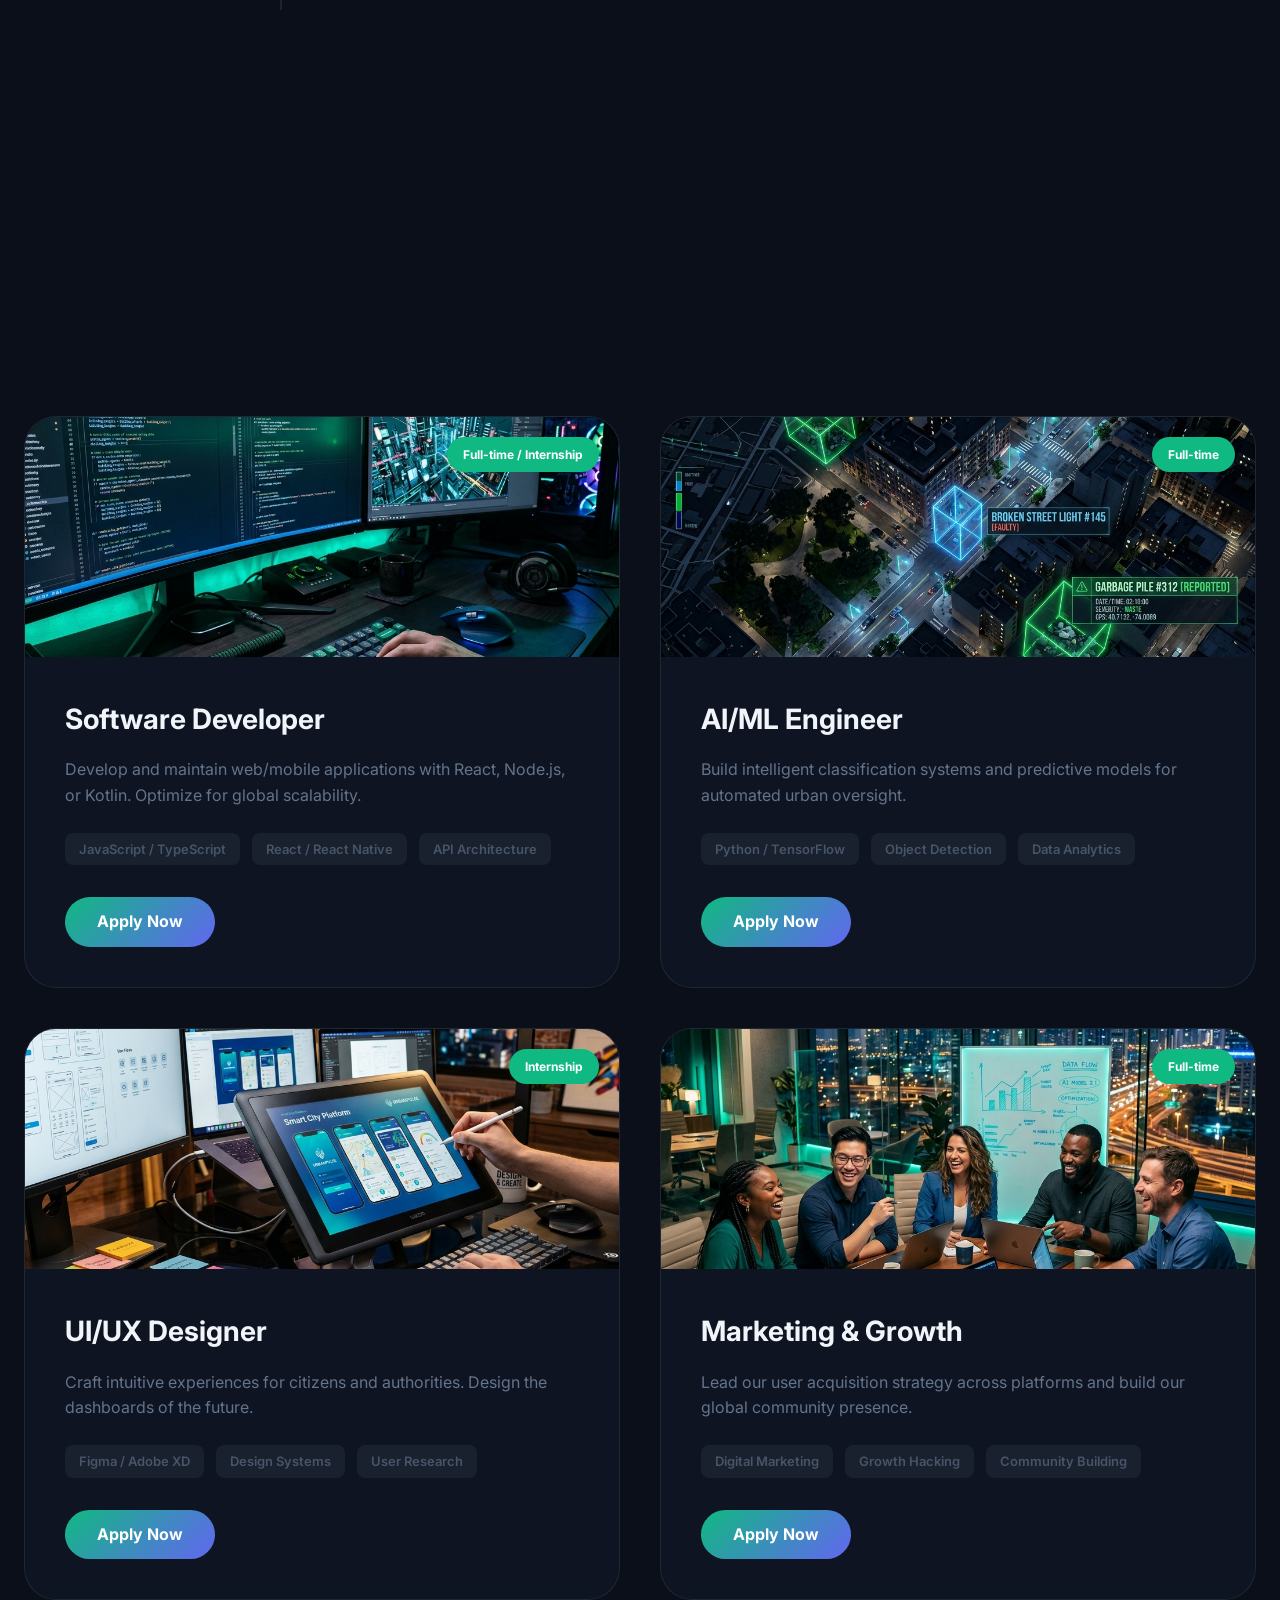
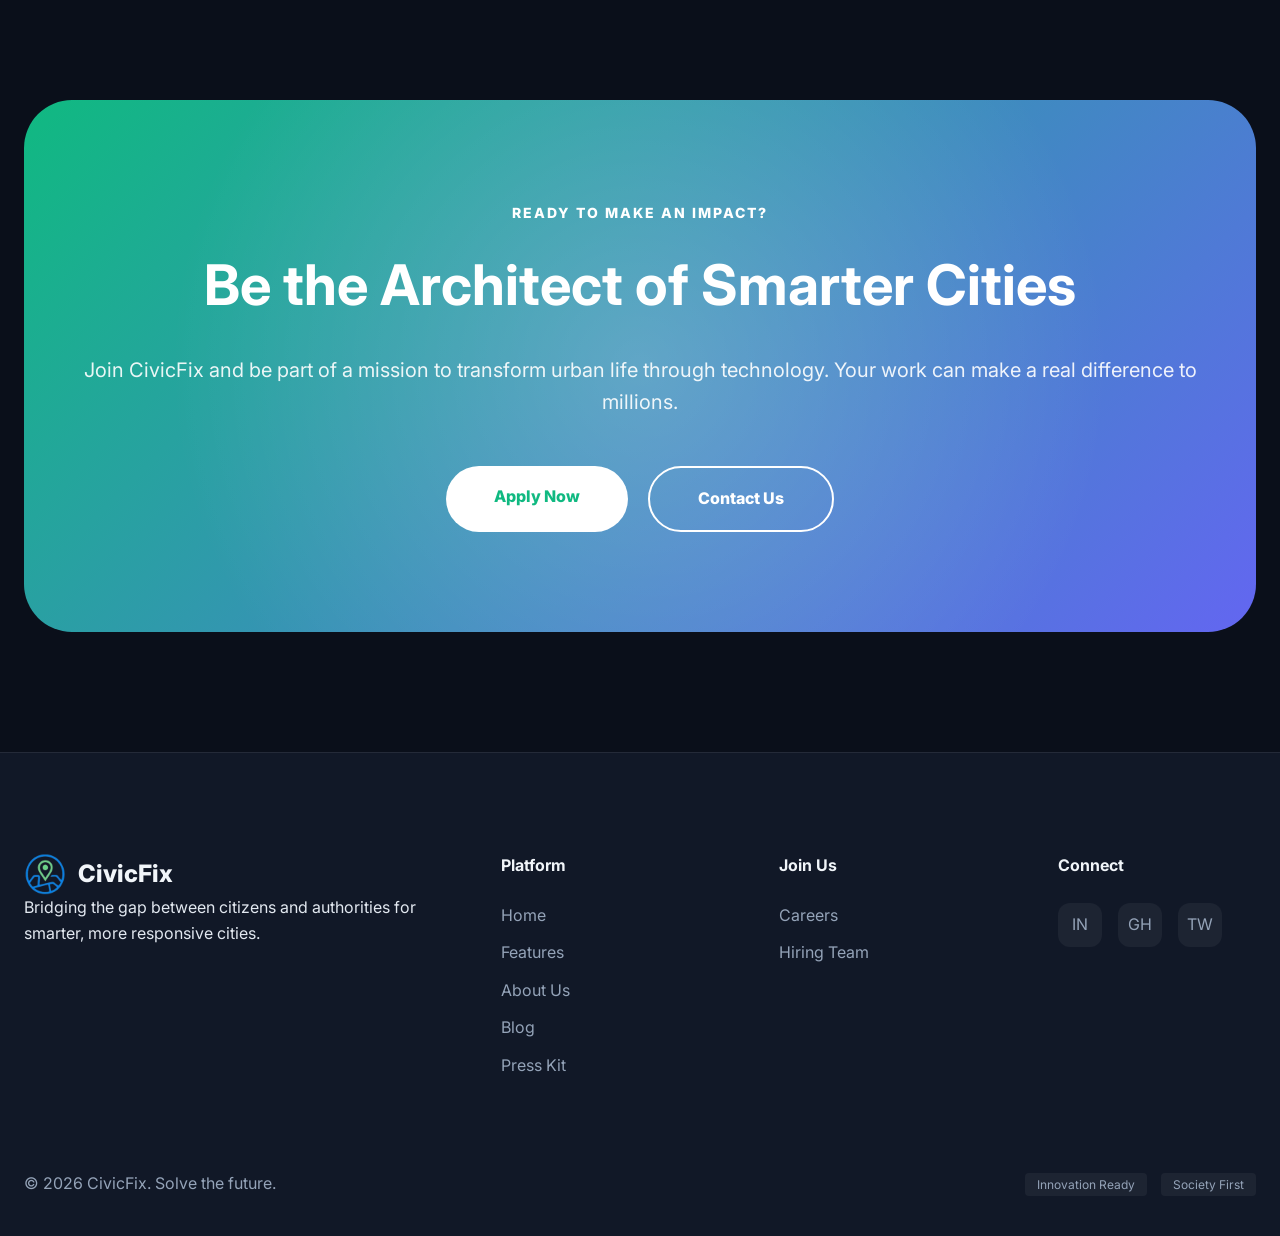
<file: civicfix-website/career/career.html>
<!DOCTYPE html>
<html lang="en">

<head>
    <meta charset="UTF-8">
    <meta name="viewport" content="width=device-width, initial-scale=1.0">
    <title>Careers at CivicFix | Join the Smart City Revolution</title>
    <meta name="description"
        content="Build the future of urban governance. Explore career opportunities in Software Development, AI/ML, UI/UX Design, and more at CivicFix.">
    <meta name="keywords"
        content="civic tech jobs India, smart city careers, tech startups jobs, remote tech jobs India, AI ML internship India">

    <link rel="preconnect" href="https://fonts.googleapis.com">
    <link rel="preconnect" href="https://fonts.gstatic.com" crossorigin>
    <link href="https://fonts.googleapis.com/css2?family=Inter:wght@300;400;500;600;700;800;900&display=swap"
        rel="stylesheet">
    <link rel="stylesheet" href="career-style.css">
</head>

<body>
    <!-- Navigation -->
    <nav class="nav" id="nav">
        <div class="container">
            <div class="nav-inner">
                <a href="../index.html" class="nav-brand">
                    <img src="../images/logo.png" alt="CivicFix">
                    <span>CivicFix</span>
                </a>

                <div class="nav-actions">
                    <a href="https://play.google.com/store/apps/details?id=com.adityaaman.civicfix" target="_blank"
                        class="btn-nav">
                        <svg width="18" height="18" viewBox="0 0 24 24" fill="currentColor">
                            <path
                                d="M3.609 1.814L13.792 12 3.61 22.186a.996.996 0 0 1-.61-.92V2.734a1 1 0 0 1 .609-.92zm10.89 10.893l2.302 2.302-10.937 6.333 8.635-8.635zm3.199-3.198l2.807 1.626a1 1 0 0 1 0 1.73l-2.808 1.626L15.206 12l2.492-2.491zM5.864 2.658L16.8 8.99l-2.302 2.302-8.634-8.634z" />
                        </svg>
                        Download App
                    </a>
                </div>
            </div>
        </div>
    </nav>

    <!-- Hero Section -->
    <header class="career-hero">
        <div class="hero-glow glow-1"></div>
        <div class="hero-glow glow-2"></div>
        <div class="hero-pattern"></div>
        <div class="container">
            <div class="hero-content">
                <div class="hero-badge reveal">Join Our Mission</div>
                <h1 class="reveal reveal-delay-1">Building the Future of <span class="gradient-text">Smart Cities</span></h1>
                <p class="reveal reveal-delay-2">Be part of a mission-driven team transforming urban governance through technology, innovation, and citizen empowerment.</p>
                <div class="hero-btns reveal reveal-delay-3">
                    <a href="#positions" class="btn-primary">View Open Positions</a>
                    <a href="#about" class="btn-secondary">Learn Our Story</a>
                </div>
            </div>
        </div>
    </header>

    <!-- About Section -->
    <section class="career-about" id="about">
        <div class="container">
            <div class="section-grid">
                <div class="about-content reveal">
                    <span class="meta-label">Who We Are</span>
                    <h2>Empowering Citizens, <br>Improving Lives.</h2>
                    <p>At CivicFix, we are building a platform that empowers citizens to report, track, and resolve civic issues in real time. Our goal is to create cleaner, safer, and more efficient cities by bridging the gap between people and authorities.</p>
                    <p>Working at CivicFix means being part of a fast-growing, innovative environment where your ideas matter and your work directly contributes to improving urban life.</p>
                    
                    <div class="stats-mini">
                        <div class="stat-item">
                            <span class="stat-v">100%</span>
                            <span class="stat-t">Mission Driven</span>
                        </div>
                        <div class="stat-item">
                            <span class="stat-v">Remote</span>
                            <span class="stat-t">Work Culture</span>
                        </div>
                    </div>
                </div>
                <div class="about-image-wrapper reveal reveal-delay-2">
                    <div class="image-glass">
                        <img src="../images/career_hero.png" alt="CivicFix Team Innovation">
                        <div class="image-overlay"></div>
                    </div>
                </div>
            </div>
        </div>
    </section>

    <!-- Why Join Section -->
    <section class="why-join container">
        <div class="section-header reveal">
            <h2>Why Join <span class="gradient-text">CivicFix?</span></h2>
            <p>We foster a culture of innovation, ownership, and collaboration where everyone's contribution shapes the future of urban living.</p>
        </div>
        <div class="perks-grid">
            <div class="perk-card reveal">
                <div class="perk-icon">🚀</div>
                <h3>Real-World Impact</h3>
                <p>Work on actual problems affecting millions of citizens every day.</p>
            </div>
            <div class="perk-card reveal reveal-delay-1">
                <div class="perk-icon">🧠</div>
                <h3>Expert Mentorship</h3>
                <p>Learn rapidly in a fast-paced startup culture with experienced mentors.</p>
            </div>
            <div class="perk-card reveal reveal-delay-2">
                <div class="perk-icon">🎯</div>
                <h3>Ownership</h3>
                <p>Take direct responsibility for features that improve societal well-being.</p>
            </div>
            <div class="perk-card reveal reveal-delay-3">
                <div class="perk-icon">🌍</div>
                <h3>Global Vision</h3>
                <p>Help us scale smarter city solutions to a global audience.</p>
            </div>
        </div>
    </section>

    <!-- Hiring Process -->
    <section class="hiring-process container">
        <div class="section-header reveal">
            <h2>Our <span class="gradient-text">Hiring Process</span></h2>
            <p>A streamlined approach to finding the best talent for our mission.</p>
        </div>
        <div class="process-timeline">
            <div class="process-step reveal">
                <div class="step-num">01</div>
                <div class="step-content">
                    <h4>Application Submission</h4>
                    <p>Tell us about your skills and why you want to join our mission.</p>
                </div>
            </div>
            <div class="process-step reveal">
                <div class="step-num">02</div>
                <div class="step-content">
                    <h4>Resume Screening</h4>
                    <p>Our team reviews every application to find a perfect match.</p>
                </div>
            </div>
            <div class="process-step reveal">
                <div class="step-num">03</div>
                <div class="step-content">
                    <h4>Technical Assessment</h4>
                    <p>Showcase your problem-solving skills with a real-world task.</p>
                </div>
            </div>
            <div class="process-step reveal">
                <div class="step-num">04</div>
                <div class="step-content">
                    <h4>Interview Round</h4>
                    <p>Meet the team and discuss your vision for CivicFix.</p>
                </div>
            </div>
            <div class="process-step reveal">
                <div class="step-num">05</div>
                <div class="step-content">
                    <h4>Final Selection</h4>
                    <p>Welcome to the future of urban governance!</p>
                </div>
            </div>
        </div>
    </section>

    <!-- Open Positions -->
    <section class="open-positions" id="positions">
        <div class="container">
            <div class="section-header reveal">
                <h2>Open <span class="gradient-text">Positions</span></h2>
                <p>Find your place in our growing family of urban innovators.</p>
            </div>

            <div class="jobs-grid">
                <!-- Job 1 -->
                <div class="job-card reveal" data-category="engineering">
                    <div class="job-image">
                        <img src="../images/career_engineering.png" alt="Engineering">
                        <span class="job-badge">Full-time / Internship</span>
                    </div>
                    <div class="job-content">
                        <h3>Software Developer</h3>
                        <p class="job-desc">Develop and maintain web/mobile applications with React, Node.js, or Kotlin. Optimize for global scalability.</p>
                        <ul class="job-reqs">
                            <li>JavaScript / TypeScript</li>
                            <li>React / React Native</li>
                            <li>API Architecture</li>
                        </ul>
                        <a href="mailto:civicfixofficial@gmail.com" class="btn-apply">Apply Now</a>
                    </div>
                </div>

                <!-- Job 2 -->
                <div class="job-card reveal reveal-delay-1" data-category="ai">
                    <div class="job-image">
                        <img src="../images/blog_ai.png" alt="AI/ML">
                        <span class="job-badge">Full-time</span>
                    </div>
                    <div class="job-content">
                        <h3>AI/ML Engineer</h3>
                        <p class="job-desc">Build intelligent classification systems and predictive models for automated urban oversight.</p>
                        <ul class="job-reqs">
                            <li>Python / TensorFlow</li>
                            <li>Object Detection</li>
                            <li>Data Analytics</li>
                        </ul>
                        <a href="mailto:civicfixofficial@gmail.com" class="btn-apply">Apply Now</a>
                    </div>
                </div>

                <!-- Job 3 -->
                <div class="job-card reveal reveal-delay-2" data-category="design">
                    <div class="job-image">
                        <img src="../images/career_design.png" alt="Design">
                        <span class="job-badge">Internship</span>
                    </div>
                    <div class="job-content">
                        <h3>UI/UX Designer</h3>
                        <p class="job-desc">Craft intuitive experiences for citizens and authorities. Design the dashboards of the future.</p>
                        <ul class="job-reqs">
                            <li>Figma / Adobe XD</li>
                            <li>Design Systems</li>
                            <li>User Research</li>
                        </ul>
                        <a href="mailto:civicfixofficial@gmail.com" class="btn-apply">Apply Now</a>
                    </div>
                </div>

                <!-- Job 4 -->
                <div class="job-card reveal" data-category="growth">
                    <div class="job-image">
                        <img src="../images/career_culture.png" alt="Growth">
                        <span class="job-badge">Full-time</span>
                    </div>
                    <div class="job-content">
                        <h3>Marketing & Growth</h3>
                        <p class="job-desc">Lead our user acquisition strategy across platforms and build our global community presence.</p>
                        <ul class="job-reqs">
                            <li>Digital Marketing</li>
                            <li>Growth Hacking</li>
                            <li>Community Building</li>
                        </ul>
                        <a href="mailto:civicfixofficial@gmail.com" class="btn-apply">Apply Now</a>
                    </div>
                </div>
            </div>
        </div>
    </section>

    <!-- Final CTA -->
    <section class="career-cta container">
        <div class="cta-card reveal">
            <div class="cta-content">
                <span class="cta-label">Ready to Make an Impact?</span>
                <h2>Be the Architect of Smarter Cities</h2>
                <p>Join CivicFix and be part of a mission to transform urban life through technology. Your work can make a real difference to millions.</p>
                <div class="cta-actions">
                    <a href="mailto:civicfixofficial@gmail.com" class="btn-primary-white">Apply Now</a>
                    <a href="mailto:civicfixofficial@gmail.com" class="btn-secondary-outline">Contact Us</a>
                </div>
            </div>
        </div>
    </section>

    <!-- Footer -->
    <footer class="footer">
        <div class="container">
            <div class="footer-grid">
                <div class="footer-brand">
                    <a href="../index.html" class="nav-brand">
                        <img src="../images/logo.png" alt="CivicFix">
                        <span>CivicFix</span>
                    </a>
                    <p>Bridging the gap between citizens and authorities for smarter, more responsive cities.</p>
                </div>
                <div class="footer-col">
                    <h4>Platform</h4>
                    <ul>
                        <li><a href="../index.html">Home</a></li>
                        <li><a href="../index.html#features">Features</a></li>
                        <li><a href="../about/about.html">About Us</a></li>
                        <li><a href="../blog/blog.html">Blog</a></li>
                        <li><a href="../press/press.html">Press Kit</a></li>
                    </ul>
                </div>
                <div class="footer-col">
                    <h4>Join Us</h4>
                    <ul>
                        <li><a href="career.html">Careers</a></li>
                        <li><a href="mailto:civicfixofficial@gmail.com">Hiring Team</a></li>
                    </ul>
                </div>
                <div class="footer-col">
                    <h4>Connect</h4>
                    <div class="footer-social">
                        <a href="#" class="social-icon">IN</a>
                        <a href="#" class="social-icon">GH</a>
                        <a href="#" class="social-icon">TW</a>
                    </div>
                </div>
            </div>
            <div class="footer-bottom">
                <p>&copy; 2026 CivicFix. Solve the future.</p>
                <div class="footer-badges">
                    <span class="badge">Innovation Ready</span>
                    <span class="badge">Society First</span>
                </div>
            </div>
        </div>
    </footer>

    <button class="back-to-top" id="backToTop">↑</button>

    <script src="career.js"></script>
</body>

</html>
</file>
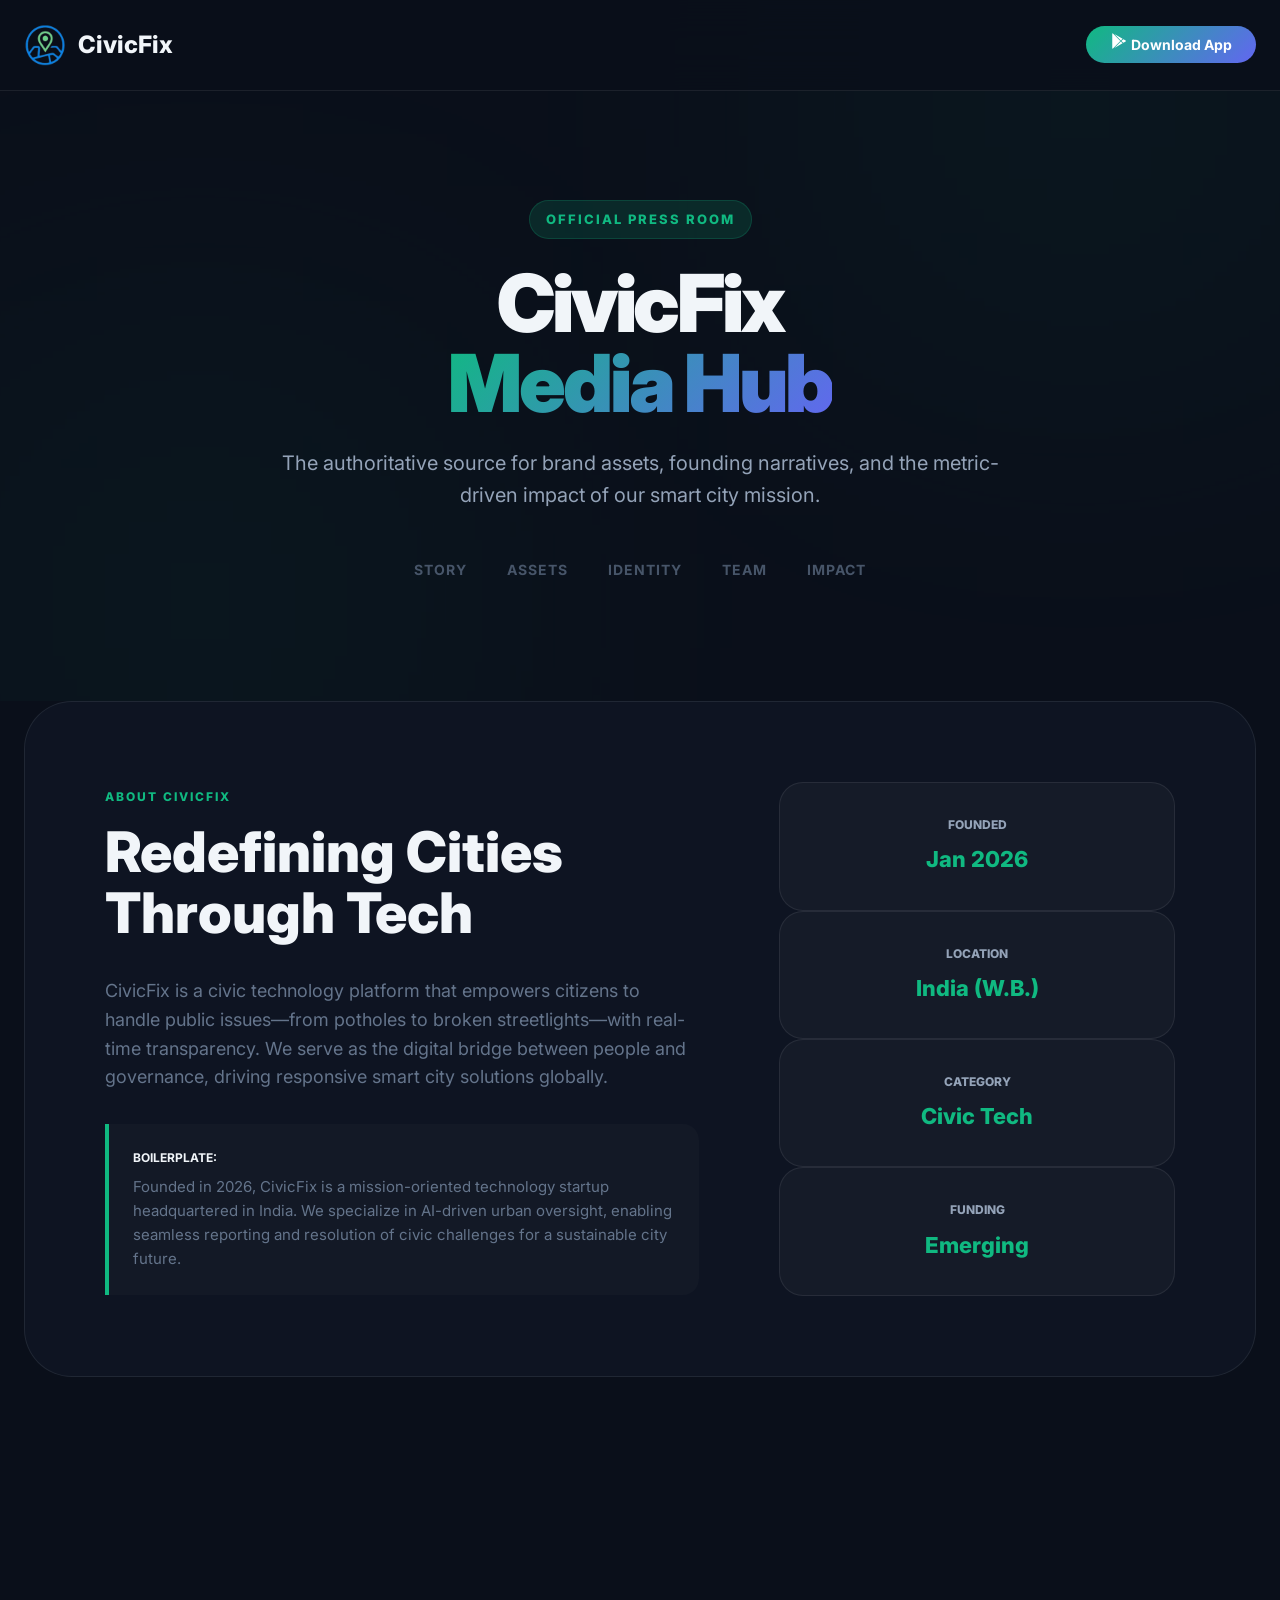
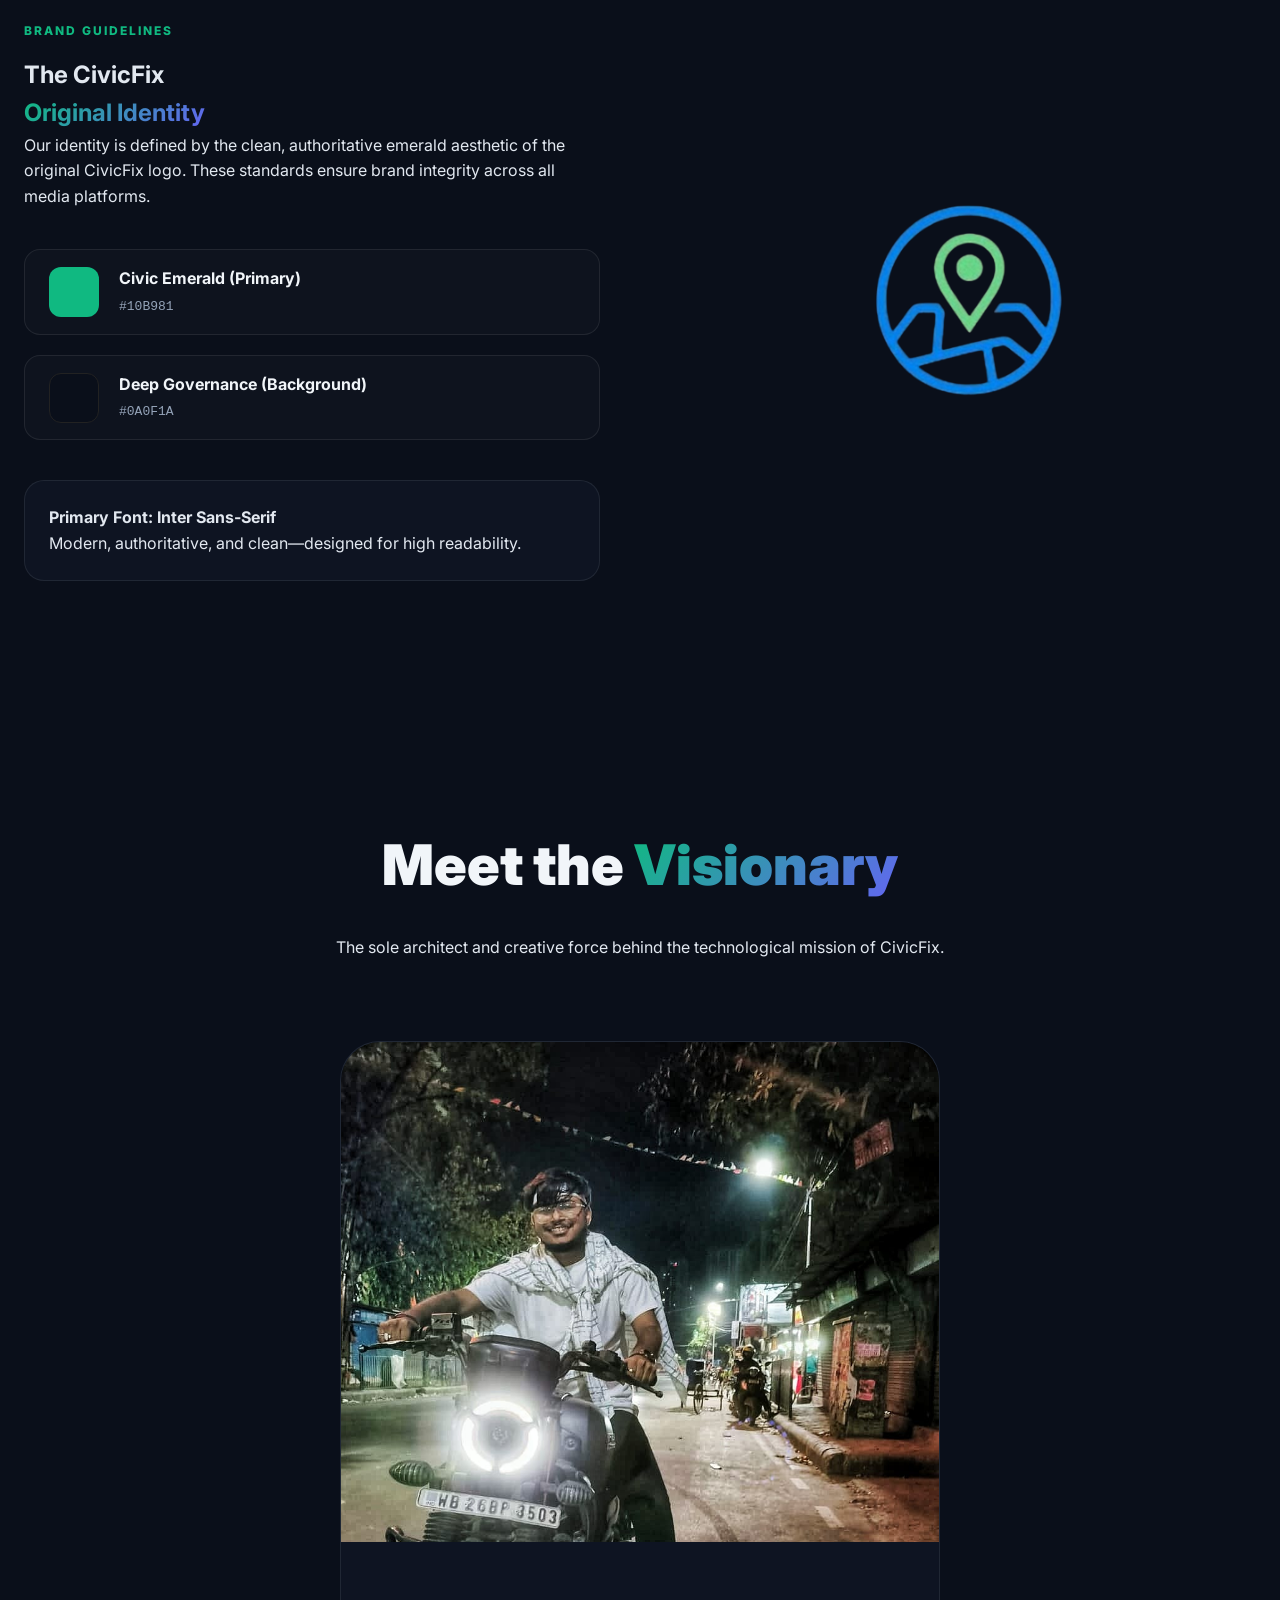
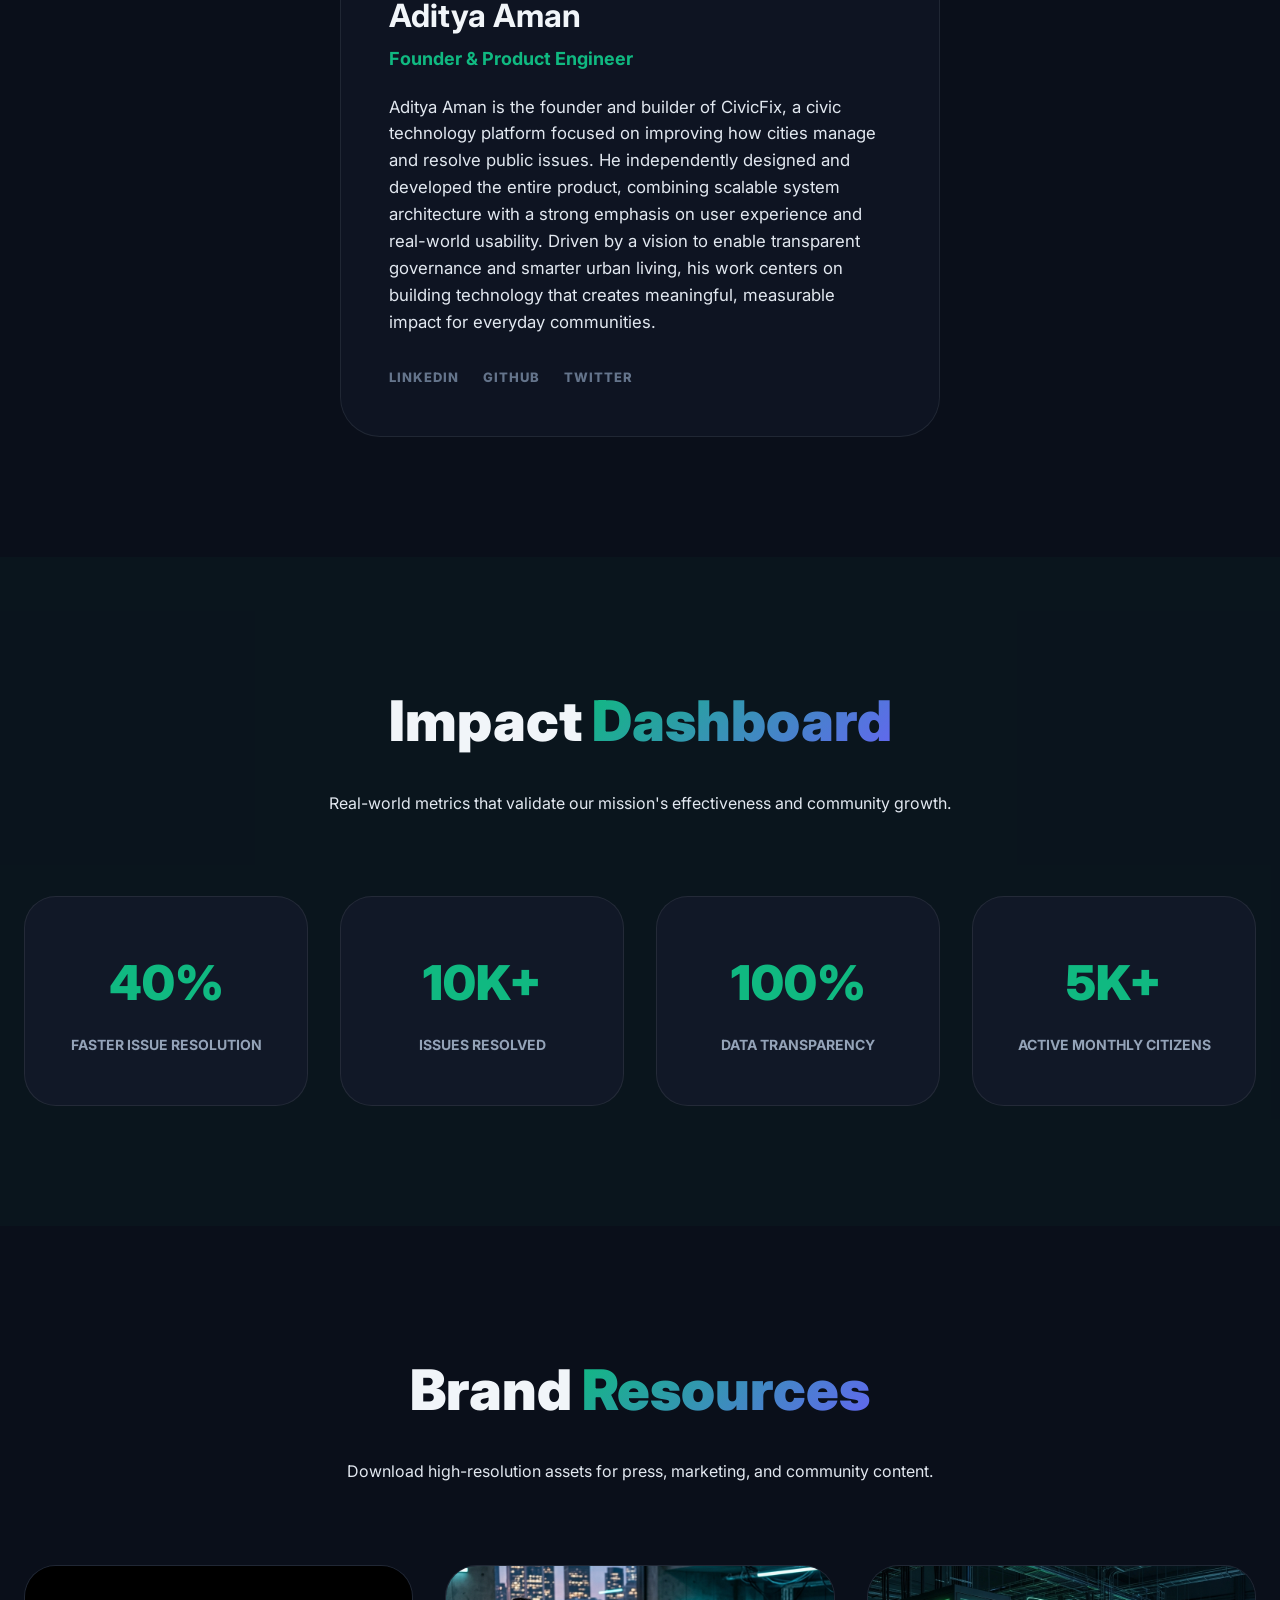
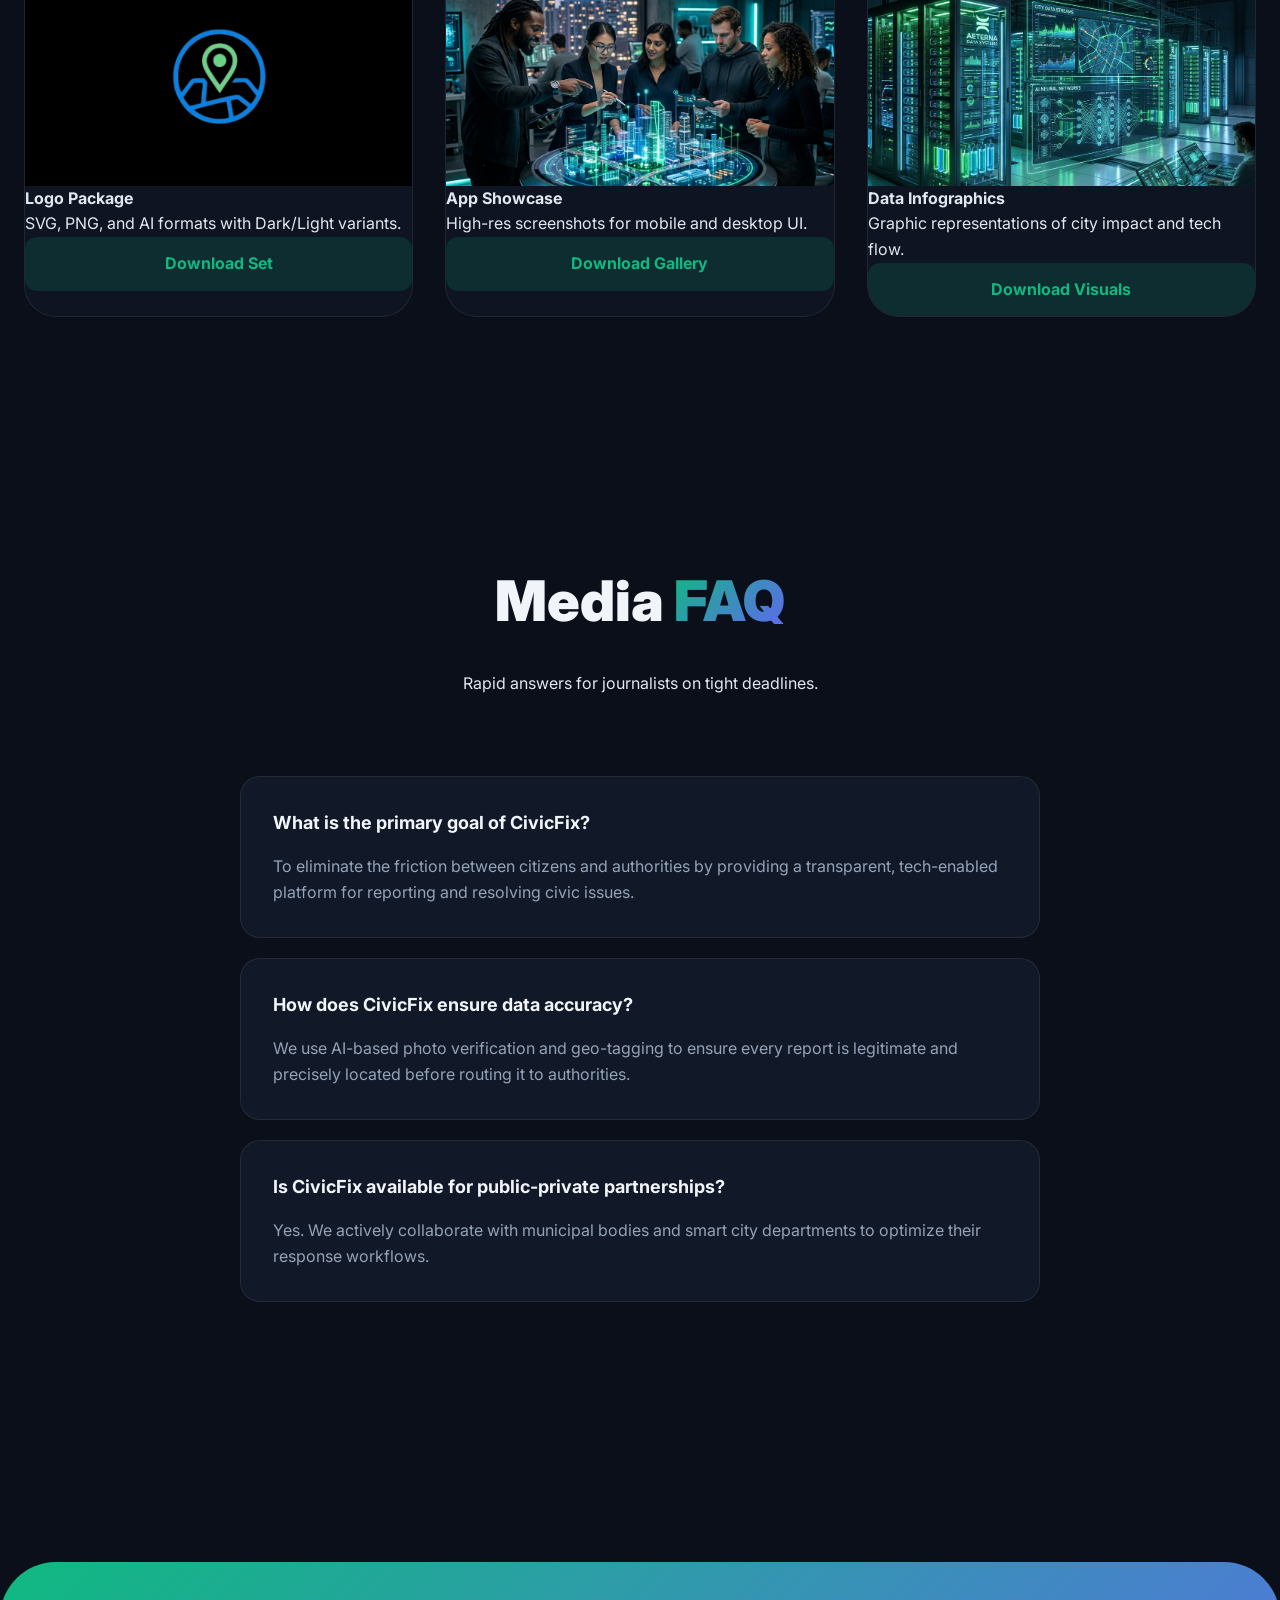
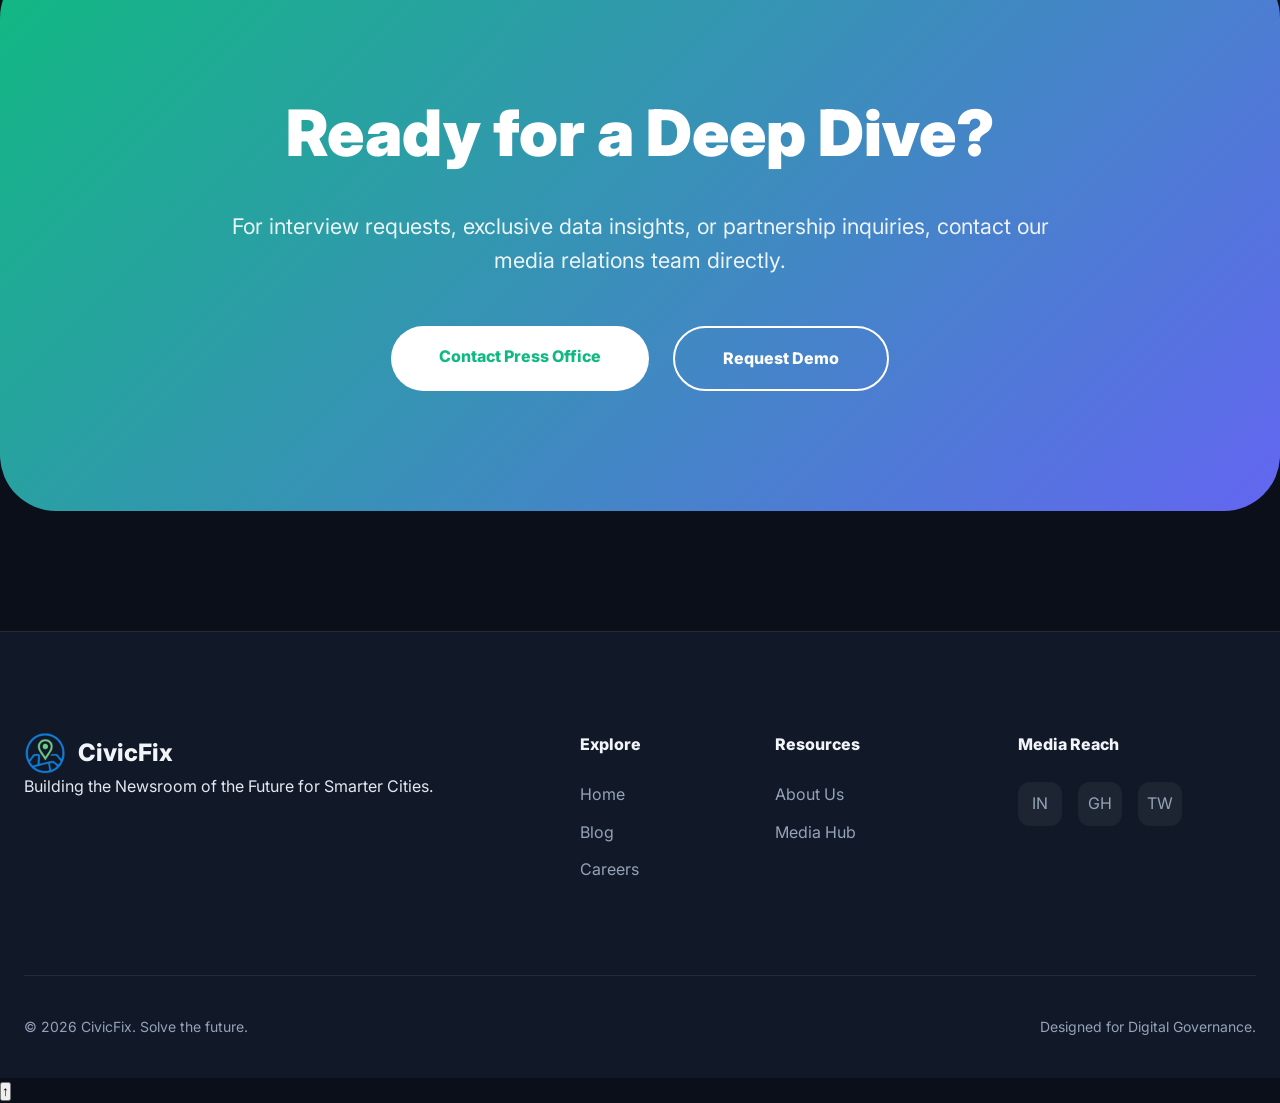
<file: civicfix-website/press/press.html>
<!DOCTYPE html>
<html lang="en">

<head>
    <meta charset="UTF-8">
    <meta name="viewport" content="width=device-width, initial-scale=1.0">
    <title>Media Hub & Press Kit | CivicFix – Transforming Urban Governance</title>
    <meta name="description"
        content="Official Media Hub for CivicFix. Access high-resolution brand assets, leadership bios, company facts, and latest news room updates.">
    <meta name="keywords"
        content="civicfix press kit, civic tech startup India, smart city media hub, urban governance newsroom, brand assets India">

    <link rel="preconnect" href="https://fonts.googleapis.com">
    <link rel="preconnect" href="https://fonts.gstatic.com" crossorigin>
    <link href="https://fonts.googleapis.com/css2?family=Inter:wght@300;400;500;600;700;800;900&display=swap"
        rel="stylesheet">
    <link rel="stylesheet" href="press-style.css">
</head>

<body>
    <!-- Navigation -->
    <nav class="nav" id="nav">
        <div class="container">
            <div class="nav-inner">
                <a href="../index.html" class="nav-brand">
                    <img src="../images/logo.png" alt="CivicFix Logo">
                    <span>CivicFix</span>
                </a>

                <div class="nav-actions">
                    <a href="https://play.google.com/store/apps/details?id=com.adityaaman.civicfix" target="_blank"
                        class="btn-nav">
                        <svg width="18" height="18" viewBox="0 0 24 24" fill="currentColor">
                            <path
                                d="M3.609 1.814L13.792 12 3.61 22.186a.996.996 0 0 1-.61-.92V2.734a1 1 0 0 1 .609-.92zm10.89 10.893l2.302 2.302-10.937 6.333 8.635-8.635zm3.199-3.198l2.807 1.626a1 1 0 0 1 0 1.73l-2.808 1.626L15.206 12l2.492-2.491zM5.864 2.658L16.8 8.99l-2.302 2.302-8.634-8.634z" />
                        </svg>
                        Download App
                    </a>
                </div>
            </div>
        </div>
    </nav>

    <!-- Hero Section -->
    <header class="press-hero">
        <div class="hero-glow glow-1"></div>
        <div class="hero-glow glow-2"></div>
        <div class="hero-pattern"></div>
        <div class="container">
            <div class="hero-content">
                <div class="hero-badge reveal">Official Press Room</div>
                <h1 class="reveal reveal-delay-1">CivicFix <br><span class="gradient-text">Media Hub</span></h1>
                <p class="reveal reveal-delay-2">The authoritative source for brand assets, founding narratives, and the metric-driven impact of our smart city mission.</p>
                
                <!-- Quick Navigation Bar -->
                <div class="quick-nav reveal reveal-delay-3">
                    <a href="#about">Story</a>
                    <a href="#assets">Assets</a>
                    <a href="#identity">Identity</a>
                    <a href="#team">Team</a>
                    <a href="#stats">Impact</a>
                </div>
            </div>
        </div>
    </header>

    <!-- Company Boilerplate & Fact Grid -->
    <section class="press-about container reveal" id="about">
        <div class="glass-container">
            <div class="press-copy">
                <span class="meta-label">About CivicFix</span>
                <h2>Redefining Cities <br>Through Tech</h2>
                <p>CivicFix is a civic technology platform that empowers citizens to handle public issues—from potholes to broken streetlights—with real-time transparency. We serve as the digital bridge between people and governance, driving responsive smart city solutions globally.</p>
                <div class="boilerplate-box">
                    <strong>Boilerplate:</strong>
                    <p>Founded in 2026, CivicFix is a mission-oriented technology startup headquartered in India. We specialize in AI-driven urban oversight, enabling seamless reporting and resolution of civic challenges for a sustainable city future.</p>
                </div>
            </div>
            <div class="fact-grid">
                <div class="fact-item">
                    <span class="fact-label">Founded</span>
                    <span class="fact-v">Jan 2026</span>
                </div>
                <div class="fact-item">
                    <span class="fact-label">Location</span>
                    <span class="fact-v">India (W.B.)</span>
                </div>
                <div class="fact-item">
                    <span class="fact-label">Category</span>
                    <span class="fact-v">Civic Tech</span>
                </div>
                <div class="fact-item">
                    <span class="fact-label">Funding</span>
                    <span class="fact-v">Emerging</span>
                </div>
            </div>
        </div>
    </section>

    <!-- Brand Identity Guidelines -->
    <section class="identity-section" id="identity">
        <div class="container">
            <div class="section-grid">
                <div class="identity-content reveal">
                    <span class="meta-label">Brand Guidelines</span>
                    <h2>The CivicFix <br><span class="gradient-text">Original Identity</span></h2>
                    <p>Our identity is defined by the clean, authoritative emerald aesthetic of the original CivicFix logo. These standards ensure brand integrity across all media platforms.</p>
                    
                    <div class="color-palette">
                        <div class="color-swatch-item">
                            <div class="swatch c-emerald"></div>
                            <div class="swatch-data">
                                <strong>Civic Emerald (Primary)</strong>
                                <span>#10B981</span>
                            </div>
                        </div>
                        <div class="color-swatch-item">
                            <div class="swatch c-dark"></div>
                            <div class="swatch-data">
                                <strong>Deep Governance (Background)</strong>
                                <span>#0A0F1A</span>
                            </div>
                        </div>
                    </div>

                    <div class="typography-preview">
                        <strong>Primary Font: Inter Sans-Serif</strong>
                        <p>Modern, authoritative, and clean—designed for high readability.</p>
                    </div>
                </div>
                <div class="identity-visual reveal reveal-delay-2">
                    <div class="image-glass-frame icon-focus">
                        <img src="../images/logo.png" alt="CivicFix Original Logo" style="width: 200px; height: 200px; object-fit: contain; margin: 0 auto; display: block;">
                    </div>
                </div>
            </div>
        </div>
    </section>

    <!-- Leadership Section -->
    <section class="leadership-section" id="team">
        <div class="container">
            <div class="section-header reveal">
                <h2>Meet the <span class="gradient-text">Visionary</span></h2>
                <p>The sole architect and creative force behind the technological mission of CivicFix.</p>
            </div>
            <div class="solo-founder-grid">
                <!-- Solo Founder Card -->
                <div class="team-card reveal reveal-delay-1">
                    <div class="team-img profile-placeholder">
                        <!-- User should replace this with their actual portrait. Using logo as branded placeholder for now. -->
                        <img src="../images/adi.png" alt="Aditya Aman - Founder" class="founder-photo">
                    </div>
                    <div class="team-info">
                        <h3>Aditya Aman</h3>
                        <span class="team-role">Founder & Product Engineer</span>
                        <p>Aditya Aman is the founder and builder of CivicFix, a civic technology platform focused on improving how cities manage and resolve public issues. He independently designed and developed the entire product, combining scalable system architecture with a strong emphasis on user experience and real-world usability. Driven by a vision to enable transparent governance and smarter urban living, his work centers on building technology that creates meaningful, measurable impact for everyday communities.</p>
                        <div class="team-social">
                            <a href="https://www.linkedin.com/in/adityaaman/" target="_blank">LinkedIn</a>
                            <a href="https://github.com/adityaaman" target="_blank">GitHub</a>
                            <a href="https://twitter.com/adityaaman" target="_blank">Twitter</a>
                        </div>
                    </div>
                </div>
            </div>
        </div>
    </section>

    <!-- Impact Dashboard (Metrics) -->
    <section class="impact-stats" id="stats">
        <div class="container">
            <div class="section-header reveal">
                <h2>Impact <span class="gradient-text">Dashboard</span></h2>
                <p>Real-world metrics that validate our mission's effectiveness and community growth.</p>
            </div>
            <div class="metrics-grid">
                <div class="metric-card reveal">
                    <div class="m-val">40%</div>
                    <div class="m-lbl">Faster Issue Resolution</div>
                </div>
                <div class="metric-card reveal reveal-delay-1">
                    <div class="m-val">10K+</div>
                    <div class="m-lbl">Issues Resolved</div>
                </div>
                <div class="metric-card reveal reveal-delay-2">
                    <div class="m-val">100%</div>
                    <div class="m-lbl">Data Transparency</div>
                </div>
                <div class="metric-card reveal reveal-delay-3">
                    <div class="m-val">5K+</div>
                    <div class="m-lbl">Active Monthly Citizens</div>
                </div>
            </div>
        </div>
    </section>

    <!-- Brand Assets (Download Hub) -->
    <section class="brand-assets" id="assets">
        <div class="container">
            <div class="section-header reveal">
                <h2>Brand <span class="gradient-text">Resources</span></h2>
                <p>Download high-resolution assets for press, marketing, and community content.</p>
            </div>
            <div class="assets-grid">
                <div class="asset-card reveal">
                    <div class="asset-preview">
                        <img src="../images/logo.png" alt="Logos" class="contain-img">
                    </div>
                    <div class="asset-info">
                        <h4>Logo Package</h4>
                        <p>SVG, PNG, and AI formats with Dark/Light variants.</p>
                        <a href="../images/logo.png" download class="btn-download">Download Set</a>
                    </div>
                </div>
                <div class="asset-card reveal reveal-delay-1">
                    <div class="asset-preview">
                        <img src="../images/career_hero.png" alt="App Screens">
                    </div>
                    <div class="asset-info">
                        <h4>App Showcase</h4>
                        <p>High-res screenshots for mobile and desktop UI.</p>
                        <a href="../images/career_hero.png" download class="btn-download">Download Gallery</a>
                    </div>
                </div>
                <div class="asset-card reveal reveal-delay-2">
                    <div class="asset-preview">
                        <img src="../images/about_technology.png" alt="Data Hub">
                    </div>
                    <div class="asset-info">
                        <h4>Data Infographics</h4>
                        <p>Graphic representations of city impact and tech flow.</p>
                        <a href="../images/about_technology.png" download class="btn-download">Download Visuals</a>
                    </div>
                </div>
            </div>
        </div>
    </section>

    <!-- Press FAQ (Accordion) -->
    <section class="press-faq container">
        <div class="section-header reveal">
            <h2>Media <span class="gradient-text">FAQ</span></h2>
            <p>Rapid answers for journalists on tight deadlines.</p>
        </div>
        <div class="faq-accordion">
            <div class="faq-item reveal">
                <div class="faq-q">What is the primary goal of CivicFix?</div>
                <div class="faq-a">To eliminate the friction between citizens and authorities by providing a transparent, tech-enabled platform for reporting and resolving civic issues.</div>
            </div>
            <div class="faq-item reveal">
                <div class="faq-q">How does CivicFix ensure data accuracy?</div>
                <div class="faq-a">We use AI-based photo verification and geo-tagging to ensure every report is legitimate and precisely located before routing it to authorities.</div>
            </div>
            <div class="faq-item reveal">
                <div class="faq-q">Is CivicFix available for public-private partnerships?</div>
                <div class="faq-a">Yes. We actively collaborate with municipal bodies and smart city departments to optimize their response workflows.</div>
            </div>
        </div>
    </section>

    <!-- Media CTA -->
    <section class="press-cta container">
        <div class="cta-card reveal">
            <div class="cta-content">
                <h2>Ready for a Deep Dive?</h2>
                <p>For interview requests, exclusive data insights, or partnership inquiries, contact our media relations team directly.</p>
                <div class="cta-btns">
                    <a href="mailto:civicfixofficial@gmail.com" class="btn-primary-white">Contact Press Office</a>
                    <a href="mailto:civicfixofficial@gmail.com" class="btn-secondary-outline">Request Demo</a>
                </div>
            </div>
        </div>
    </section>

    <!-- Footer -->
    <footer class="footer">
        <div class="container">
            <div class="footer-grid">
                <div class="footer-brand">
                    <a href="../index.html" class="nav-brand">
                        <img src="../images/logo.png" alt="CivicFix">
                        <span>CivicFix</span>
                    </a>
                    <p>Building the Newsroom of the Future for Smarter Cities.</p>
                </div>
                <div class="footer-nav-groups">
                    <div class="footer-col">
                        <h4>Explore</h4>
                        <ul>
                            <li><a href="../index.html">Home</a></li>
                            <li><a href="../blog/blog.html">Blog</a></li>
                            <li><a href="../career/career.html">Careers</a></li>
                        </ul>
                    </div>
                    <div class="footer-col">
                        <h4>Resources</h4>
                        <ul>
                            <li><a href="../about/about.html">About Us</a></li>
                            <li><a href="press.html">Media Hub</a></li>
                        </ul>
                    </div>
                </div>
                <div class="footer-col">
                    <h4>Media Reach</h4>
                    <div class="footer-social">
                        <a href="#" class="social-icon">IN</a>
                        <a href="#" class="social-icon">GH</a>
                        <a href="#" class="social-icon">TW</a>
                    </div>
                </div>
            </div>
            <div class="footer-bottom">
                <p>&copy; 2026 CivicFix. Solve the future.</p>
                <p>Designed for Digital Governance.</p>
            </div>
        </div>
    </footer>

    <button class="back-to-top" id="backToTop">↑</button>

    <script src="press.js"></script>
</body>

</html>
</file>
<file: civicfix-website/about/about-style.css>
/* ============================================
   CIVICFIX ABOUT PAGE BRAND STYLES
   ============================================ */

:root {
    --primary: #10b981;
    --primary-dark: #059669;
    --primary-light: rgba(16, 185, 129, 0.15);
    --primary-glow: rgba(16, 185, 129, 0.4);
    --secondary: #6366f1;
    --secondary-light: rgba(99, 102, 241, 0.15);
    --dark: #0a0f1a;
    --dark-secondary: #111827;
    --dark-tertiary: #1e293b;
    --gray-900: #f1f5f9;
    --gray-800: #e2e8f0;
    --gray-700: #cbd5e1;
    --gray-600: #94a3b8;
    --gray-500: #64748b;
    --gray-400: #475569;
    --gray-300: #334155;
    --gray-200: #1e293b;
    --gray-100: #0f172a;
    --gradient: linear-gradient(135deg, #10b981, #6366f1);
    --gradient-hover: linear-gradient(135deg, #059669, #4f46e5);
    --card-bg: rgba(17, 24, 39, 0.7);
    --card-border: rgba(255, 255, 255, 0.08);
    --glass-border: rgba(255, 255, 255, 0.08);
}

/* BASE */
*, *::before, *::after {
    margin: 0;
    padding: 0;
    box-sizing: border-box;
}

body {
    font-family: 'Inter', sans-serif;
    background: var(--dark);
    color: var(--gray-800);
    line-height: 1.6;
    overflow-x: hidden;
}

.container {
    max-width: 1280px;
    margin: 0 auto;
    padding: 0 24px;
}

.gradient-text {
    background: var(--gradient);
    -webkit-background-clip: text;
    -webkit-text-fill-color: transparent;
    background-clip: text;
}

/* NAVIGATION */
.nav {
    position: fixed;
    top: 0;
    left: 0;
    right: 0;
    z-index: 1000;
    padding: 24px 0;
    background: rgba(10, 15, 26, 0.8);
    backdrop-filter: blur(20px);
    border-bottom: 1px solid var(--glass-border);
    transition: all 0.4s ease;
}

.nav.scrolled {
    padding: 14px 0;
    background: rgba(10, 15, 26, 0.95);
    box-shadow: 0 10px 30px rgba(0, 0, 0, 0.3);
}

.nav-inner {
    display: flex;
    align-items: center;
    justify-content: space-between;
}

.nav-brand {
    display: flex;
    align-items: center;
    gap: 12px;
    font-size: 1.5rem;
    font-weight: 800;
    text-decoration: none;
    color: var(--gray-900);
}

.nav-brand img { width: 42px; height: 42px; border-radius: 12px; }

.btn-nav {
    padding: 12px 28px;
    background: var(--gradient);
    color: #fff;
    border-radius: 50px;
    font-weight: 700;
    text-decoration: none;
    transition: all 0.3s ease;
}

.btn-nav:hover {
    transform: translateY(-2px);
    box-shadow: 0 10px 20px rgba(16, 185, 129, 0.3);
}

/* HERO SECTION */
.about-hero {
    padding: 180px 0 100px;
    text-align: center;
    position: relative;
    overflow: hidden;
}

.hero-glow {
    position: absolute;
    width: 600px;
    height: 600px;
    background: var(--primary-glow);
    filter: blur(120px);
    opacity: 0.15;
    z-index: -1;
}

.glow-1 { top: -200px; right: -100px; }
.glow-2 { bottom: -200px; left: -100px; }

.hero-pattern {
    position: absolute;
    inset: 0;
    background-image: 
        linear-gradient(rgba(16, 185, 129, 0.05) 1px, transparent 1px),
        linear-gradient(90deg, rgba(16, 185, 129, 0.05) 1px, transparent 1px);
    background-size: 50px 50px;
    z-index: -1;
}

.hero-badge {
    display: inline-block;
    padding: 8px 16px;
    background: var(--primary-light);
    color: var(--primary);
    border: 1px solid rgba(16, 185, 129, 0.2);
    border-radius: 50px;
    font-size: 0.75rem;
    font-weight: 800;
    text-transform: uppercase;
    letter-spacing: 2px;
    margin-bottom: 24px;
}

.about-hero h1 {
    font-size: clamp(2.5rem, 6vw, 4rem);
    font-weight: 900;
    color: var(--gray-900);
    line-height: 1.1;
    margin-bottom: 24px;
}

.about-hero p {
    font-size: 1.25rem;
    color: var(--gray-600);
    max-width: 700px;
    margin: 0 auto;
}

.hero-stats {
    display: flex;
    justify-content: center;
    gap: 60px;
    margin-top: 60px;
}

.stat-number {
    display: block;
    font-size: 1.5rem;
    font-weight: 800;
    color: var(--primary);
}

.stat-label {
    font-size: 0.875rem;
    color: var(--gray-500);
    text-transform: uppercase;
    font-weight: 700;
}

/* STORY NARRATIVE */
.story-narrative {
    padding: 100px 0;
}

.story-grid {
    display: grid;
    grid-template-columns: 1.2fr 0.8fr;
    gap: 80px;
    align-items: center;
}

.meta-label {
    display: inline-block;
    color: var(--primary);
    font-weight: 800;
    text-transform: uppercase;
    letter-spacing: 2px;
    font-size: 0.75rem;
    margin-bottom: 16px;
}

.story-content h2 {
    font-size: 3rem;
    font-weight: 800;
    color: var(--gray-900);
    margin-bottom: 32px;
}

.story-content p {
    font-size: 1.125rem;
    color: var(--gray-500);
    margin-bottom: 32px;
}

.story-card {
    padding: 40px;
    background: var(--card-bg);
    border: 1px solid var(--card-border);
    border-radius: 32px;
}

.story-card h3 {
    color: var(--gray-900);
    margin-bottom: 16px;
}

.image-stack {
    position: relative;
}

.main-img {
    width: 100%;
    border-radius: 40px;
    box-shadow: 0 40px 100px rgba(0, 0, 0, 0.4);
}

.floating-badge {
    position: absolute;
    bottom: -30px;
    left: -30px;
    background: var(--dark-secondary);
    padding: 24px;
    border-radius: 24px;
    border: 1px solid var(--primary);
    display: flex;
    flex-direction: column;
    align-items: center;
    box-shadow: 0 20px 40px rgba(16, 185, 129, 0.2);
}

.badge-icon { font-size: 2rem; }
.badge-text { font-weight: 800; color: var(--gray-900); margin-top: 8px; }

/* MISSION VISION */
.mission-vision {
    padding-bottom: 100px;
}

.mv-grid {
    display: grid;
    grid-template-columns: 1fr 1fr;
    gap: 32px;
}

.mv-card {
    padding: 60px 40px;
    background: var(--card-bg);
    border: 1px solid var(--card-border);
    border-radius: 32px;
    text-align: center;
    transition: all 0.4s ease;
}

.mv-card:hover {
    transform: translateY(-8px);
    border-color: rgba(16, 185, 129, 0.3);
}

.mv-icon { font-size: 3rem; margin-bottom: 24px; }
.mv-card h3 { font-size: 2rem; color: var(--gray-900); margin-bottom: 20px; }

/* CORE VALUES */
.core-values {
    padding: 100px 0;
}

.values-grid {
    display: grid;
    grid-template-columns: repeat(2, 1fr);
    gap: 40px;
}

.value-item {
    display: flex;
    gap: 24px;
    padding: 32px;
    background: var(--card-bg);
    border: 1px solid var(--card-border);
    border-radius: 24px;
}

.v-icon {
    font-size: 2rem;
    width: 64px;
    height: 64px;
    background: var(--primary-light);
    border-radius: 16px;
    display: flex;
    align-items: center;
    justify-content: center;
    flex-shrink: 0;
}

.value-item h4 { font-size: 1.25rem; color: var(--gray-900); margin-bottom: 8px; }

/* TECH IMPACT */
.tech-impact {
    padding: 100px 0;
}

.tech-grid {
    display: grid;
    grid-template-columns: 1fr 1fr;
    gap: 80px;
    align-items: center;
}

.image-glass-frame img {
    width: 100%;
    border-radius: 40px;
    border: 1px solid var(--glass-border);
}

.impact-list {
    list-style: none;
    margin-top: 40px;
}

.impact-list li {
    display: flex;
    align-items: center;
    gap: 16px;
    margin-bottom: 16px;
    font-weight: 600;
}

.check {
    color: var(--primary);
    font-weight: 900;
}

/* FINAL CTA SECTION */
.about-cta {
    padding-bottom: 120px;
}

.cta-card {
    background: var(--gradient);
    border-radius: 48px;
    padding: 100px 40px;
    text-align: center;
    position: relative;
    overflow: hidden;
}

.cta-card::before {
    content: '';
    position: absolute;
    inset: 0;
    background: radial-gradient(circle at center, rgba(255, 255, 255, 0.2), transparent 70%);
}

.cta-content {
    position: relative;
    z-index: 1;
}

.cta-content h2 {
    font-size: 3.5rem;
    color: #fff;
    margin-bottom: 24px;
    font-weight: 900;
}

.cta-content p {
    font-size: 1.25rem;
    color: rgba(255, 255, 255, 0.9);
    margin-bottom: 48px;
    max-width: 800px;
    margin-left: auto;
    margin-right: auto;
}

.cta-btns {
    display: flex;
    justify-content: center;
    gap: 20px;
}

.btn-primary-white {
    padding: 18px 48px;
    background: #fff;
    color: var(--primary);
    border-radius: 50px;
    font-weight: 800;
    text-decoration: none;
    transition: all 0.3s ease;
}

.btn-secondary-outline {
    padding: 18px 48px;
    background: transparent;
    border: 2px solid #fff;
    color: #fff;
    border-radius: 50px;
    font-weight: 800;
    text-decoration: none;
    transition: all 0.3s ease;
}

.btn-primary-white:hover {
    transform: translateY(-4px);
    box-shadow: 0 20px 40px rgba(0, 0, 0, 0.2);
}

.btn-secondary-outline:hover {
    background: rgba(255, 255, 255, 0.1);
}

/* FOOTER */
.footer {
    background: var(--dark-secondary);
    padding: 100px 0 40px;
    border-top: 1px solid var(--glass-border);
}

.footer-grid {
    display: grid;
    grid-template-columns: 2fr 1fr 1fr 1fr;
    gap: 80px;
}

.footer-col h4 { color: var(--gray-900); margin-bottom: 24px; font-weight: 800; }
.footer-col ul { list-style: none; }
.footer-col li { margin-bottom: 12px; }
.footer-col a { color: var(--gray-600); text-decoration: none; transition: color 0.3s; }
.footer-col a:hover { color: var(--primary); }

.footer-social { display: flex; gap: 16px; }
.social-icon { 
    width: 44px; 
    height: 44px; 
    background: rgba(255,255,255,0.05); 
    border-radius: 12px; 
    display: flex; 
    align-items: center; 
    justify-content: center; 
    text-decoration: none; 
    color: var(--gray-600); 
    transition: all 0.3s;
}
.social-icon:hover {
    background: var(--primary-light);
    color: var(--primary);
    transform: translateY(-2px);
}

.footer-bottom { 
    display: flex; 
    justify-content: space-between; 
    align-items: center; 
    margin-top: 80px; 
    color: var(--gray-600); 
    font-size: 0.875rem; 
    border-top: 1px solid var(--glass-border);
    padding-top: 40px;
}

/* REVEAL ANIMATIONS */
.reveal { opacity: 0; transform: translateY(30px); transition: all 0.8s cubic-bezier(0.4, 0, 0.2, 1); }
.reveal.active { opacity: 1; transform: translateY(0); }
.reveal-delay-1 { transition-delay: 0.2s; }
.reveal-delay-2 { transition-delay: 0.4s; }

/* BACK TO TOP */
.back-to-top {
    position: fixed;
    bottom: 30px;
    right: 30px;
    width: 54px;
    height: 54px;
    background: var(--primary);
    color: #fff;
    border-radius: 16px;
    display: flex;
    align-items: center;
    justify-content: center;
    opacity: 0;
    visibility: hidden;
    transition: all 0.3s ease;
    z-index: 1000;
}

.back-to-top.visible {
    opacity: 1;
    visibility: visible;
}

/* RESPONSIVENESS */
@media (max-width: 1024px) {
    .story-grid, .tech-grid, .mv-grid { grid-template-columns: 1fr; gap: 60px; }
    .footer-grid { grid-template-columns: repeat(2, 1fr); gap: 40px; }
}

@media (max-width: 768px) {
    .values-grid { grid-template-columns: 1fr; }
    .about-hero h1 { font-size: 2.5rem; }
    .cta-content h2 { font-size: 2.5rem; }
    .cta-btns { flex-direction: column; }
    .footer-grid { grid-template-columns: 1fr; }
    .footer-bottom { flex-direction: column; gap: 20px; text-align: center; }
}
</file>
<file: civicfix-website/blog/blog-style.css>
/* ============================================
   CIVICFIX BLOG ENHANCED DARK THEME
   ============================================ */

:root {
    --primary: #10b981;
    --primary-dark: #059669;
    --primary-light: rgba(16, 185, 129, 0.15);
    --primary-glow: rgba(16, 185, 129, 0.4);
    --secondary: #6366f1;
    --secondary-light: rgba(99, 102, 241, 0.15);
    --dark: #0a0f1a;
    --dark-secondary: #111827;
    --dark-tertiary: #1e293b;
    --gray-900: #f1f5f9;
    --gray-800: #e2e8f0;
    --gray-700: #cbd5e1;
    --gray-600: #94a3b8;
    --gray-500: #64748b;
    --gray-400: #475569;
    --gray-300: #334155;
    --gray-200: #1e293b;
    --gray-100: #0f172a;
    --gradient: linear-gradient(135deg, #10b981, #6366f1);
    --gradient-hover: linear-gradient(135deg, #059669, #4f46e5);
    --card-bg: rgba(17, 24, 39, 0.7);
    --card-border: rgba(255, 255, 255, 0.08);
    --card-hover: rgba(16, 185, 129, 0.1);
    --glass-bg: rgba(255, 255, 255, 0.03);
    --glass-border: rgba(255, 255, 255, 0.08);
    --shadow-xl: 0 25px 50px -12px rgba(0, 0, 0, 0.5);
}

/* RESET & BASE */
*, *::before, *::after {
    margin: 0;
    padding: 0;
    box-sizing: border-box;
}

html {
    scroll-behavior: smooth;
}

body {
    font-family: 'Inter', system-ui, -apple-system, sans-serif;
    font-size: 16px;
    line-height: 1.6;
    color: var(--gray-800);
    background: var(--dark);
    -webkit-font-smoothing: antialiased;
    overflow-x: hidden;
}

.container {
    max-width: 1280px;
    margin: 0 auto;
    padding: 0 24px;
}

.gradient-text {
    background: var(--gradient);
    -webkit-background-clip: text;
    -webkit-text-fill-color: transparent;
    background-clip: text;
}

/* NAVIGATION */
.nav {
    position: fixed;
    top: 0;
    left: 0;
    right: 0;
    z-index: 1000;
    padding: 20px 0;
    background: rgba(10, 15, 26, 0.8);
    backdrop-filter: blur(20px);
    border-bottom: 1px solid var(--glass-border);
    transition: all 0.4s cubic-bezier(0.4, 0, 0.2, 1);
}

.nav.scrolled {
    padding: 12px 0;
    background: rgba(10, 15, 26, 0.95);
    box-shadow: 0 10px 30px rgba(0, 0, 0, 0.3);
}

.nav-inner {
    display: flex;
    align-items: center;
    justify-content: space-between;
}

.nav-brand {
    display: flex;
    align-items: center;
    gap: 12px;
    font-size: 1.5rem;
    font-weight: 800;
    color: var(--gray-900);
    letter-spacing: -0.02em;
}

.nav-brand img {
    width: 40px;
    height: 40px;
    border-radius: 12px;
    box-shadow: 0 0 20px var(--primary-light);
}

.btn-nav {
    display: inline-flex;
    align-items: center;
    gap: 10px;
    padding: 12px 24px;
    background: var(--gradient);
    color: #fff;
    border-radius: 50px;
    font-size: 0.875rem;
    font-weight: 700;
    transition: all 0.3s ease;
    box-shadow: 0 10px 20px rgba(16, 185, 129, 0.2);
}

.btn-nav:hover {
    transform: translateY(-2px);
    box-shadow: 0 15px 25px rgba(16, 185, 129, 0.4);
}

/* HERO SECTION */
.blog-hero {
    padding: 160px 0 100px;
    position: relative;
    overflow: hidden;
    background: radial-gradient(circle at top right, rgba(16, 185, 129, 0.15), transparent 40%),
                radial-gradient(circle at bottom left, rgba(99, 102, 241, 0.15), transparent 40%);
}

.hero-pattern {
    position: absolute;
    inset: 0;
    background-image: 
        linear-gradient(rgba(16, 185, 129, 0.05) 1px, transparent 1px),
        linear-gradient(90deg, rgba(16, 185, 129, 0.05) 1px, transparent 1px);
    background-size: 40px 40px;
    z-index: 0;
}

.hero-glow {
    position: absolute;
    width: 600px;
    height: 600px;
    background: var(--primary-glow);
    filter: blur(120px);
    opacity: 0.2;
    z-index: 0;
}

.glow-1 { top: -200px; right: -100px; }
.glow-2 { bottom: -200px; left: -100px; }

.hero-content {
    position: relative;
    z-index: 1;
    text-align: center;
    max-width: 800px;
    margin: 0 auto;
}

.hero-badge {
    display: inline-flex;
    align-items: center;
    gap: 8px;
    padding: 10px 20px;
    background: var(--primary-light);
    color: var(--primary);
    border: 1px solid rgba(16, 185, 129, 0.2);
    border-radius: 50px;
    font-size: 0.8125rem;
    font-weight: 700;
    text-transform: uppercase;
    letter-spacing: 1px;
    margin-bottom: 30px;
}

.hero-content h1 {
    font-size: clamp(2.5rem, 6vw, 4rem);
    font-weight: 800;
    color: var(--gray-900);
    line-height: 1.1;
    margin-bottom: 24px;
    letter-spacing: -0.03em;
}

.hero-content p {
    font-size: 1.25rem;
    color: var(--gray-600);
    margin-bottom: 48px;
}

.hero-stats {
    display: flex;
    justify-content: center;
    gap: 60px;
}

.stat-number {
    display: block;
    font-size: 2.5rem;
    font-weight: 800;
    color: var(--gray-900);
    margin-bottom: 4px;
}

.stat-label {
    font-size: 0.875rem;
    color: var(--gray-500);
    text-transform: uppercase;
    letter-spacing: 1px;
}

/* MAIN CONTENT LAYOUT */
.main-content {
    padding-bottom: 120px;
}

.content-wrapper {
    display: grid;
    grid-template-columns: 1fr 380px;
    gap: 60px;
}

@media (max-width: 1024px) {
    .content-wrapper {
        grid-template-columns: 1fr;
    }
}

/* FEATURED ARTICLE */
.featured-section {
    margin-bottom: 80px;
}

.section-header {
    display: flex;
    align-items: center;
    gap: 15px;
    margin-bottom: 32px;
}

.section-title {
    font-size: 1.75rem;
    font-weight: 800;
    color: var(--gray-900);
}

.featured-card {
    display: grid;
    grid-template-columns: 1.2fr 1fr;
    background: var(--card-bg);
    border: 1px solid var(--card-border);
    border-radius: 32px;
    overflow: hidden;
    backdrop-filter: blur(10px);
    transition: all 0.5s cubic-bezier(0.4, 0, 0.2, 1);
}

.featured-card:hover {
    transform: translateY(-8px);
    border-color: rgba(16, 185, 129, 0.3);
    box-shadow: 0 40px 80px -20px rgba(0, 0, 0, 0.5);
}

.featured-image {
    height: 100%;
    min-height: 400px;
    position: relative;
    overflow: hidden;
}

.featured-image img {
    width: 100%;
    height: 100%;
    object-fit: cover;
    transition: transform 0.8s ease;
}

.featured-card:hover .featured-image img {
    transform: scale(1.05);
}

.featured-content {
    padding: 60px;
    display: flex;
    flex-direction: column;
    justify-content: center;
}

.meta-category {
    display: inline-block;
    padding: 6px 14px;
    background: var(--primary-light);
    color: var(--primary);
    border-radius: 8px;
    font-size: 0.75rem;
    font-weight: 700;
    text-transform: uppercase;
    margin-bottom: 20px;
}

.featured-title {
    font-size: 2.25rem;
    font-weight: 800;
    color: var(--gray-900);
    line-height: 1.2;
    margin-bottom: 24px;
}

.featured-excerpt {
    font-size: 1.125rem;
    color: var(--gray-600);
    margin-bottom: 32px;
}

@media (max-width: 768px) {
    .featured-card {
        grid-template-columns: 1fr;
    }
    .featured-content {
        padding: 40px;
    }
    .featured-title {
        font-size: 1.75rem;
    }
}

/* FILTER BAR */
.filter-section {
    margin-bottom: 48px;
}

.filter-bar {
    display: flex;
    justify-content: space-between;
    align-items: center;
    gap: 30px;
    margin-bottom: 32px;
}

.search-wrapper {
    flex: 1;
    position: relative;
    max-width: 450px;
}

.search-wrapper input {
    width: 100%;
    padding: 16px 24px 16px 56px;
    background: var(--dark-secondary);
    border: 1px solid var(--glass-border);
    border-radius: 16px;
    color: var(--gray-900);
    font-size: 1rem;
    transition: all 0.3s ease;
}

.search-wrapper input:focus {
    outline: none;
    border-color: var(--primary);
    box-shadow: 0 0 20px rgba(16, 185, 129, 0.1);
}

.search-wrapper svg {
    position: absolute;
    left: 20px;
    top: 50%;
    transform: translateY(-50%);
    color: var(--gray-500);
}

.category-tabs {
    display: flex;
    gap: 12px;
    overflow-x: auto;
    padding-bottom: 8px;
    scrollbar-width: none;
}

.category-tab {
    padding: 12px 24px;
    background: var(--dark-secondary);
    border: 1px solid var(--glass-border);
    border-radius: 12px;
    color: var(--gray-600);
    font-weight: 600;
    white-space: nowrap;
    transition: all 0.3s ease;
}

.category-tab:hover {
    color: var(--gray-900);
    border-color: var(--primary-light);
}

.category-tab.active {
    background: var(--primary);
    color: #fff;
    border-color: var(--primary);
    box-shadow: 0 10px 20px rgba(16, 185, 129, 0.2);
}

/* BLOG GRID */
.blogs-grid {
    display: grid;
    grid-template-columns: repeat(2, 1fr);
    gap: 32px;
}

.blog-card {
    background: var(--card-bg);
    border: 1px solid var(--card-border);
    border-radius: 24px;
    overflow: hidden;
    backdrop-filter: blur(10px);
    transition: all 0.4s cubic-bezier(0.4, 0, 0.2, 1);
}

.blog-card:hover {
    transform: translateY(-10px);
    border-color: rgba(16, 185, 129, 0.3);
    box-shadow: 0 30px 60px -15px rgba(0, 0, 0, 0.5);
}

.card-image {
    height: 260px;
    position: relative;
    overflow: hidden;
}

.card-image img {
    width: 100%;
    height: 100%;
    object-fit: cover;
    transition: transform 0.6s ease;
}

.blog-card:hover .card-image img {
    transform: scale(1.1);
}

.card-content {
    padding: 32px;
}

.card-title {
    font-size: 1.5rem;
    font-weight: 800;
    color: var(--gray-900);
    margin-bottom: 16px;
    line-height: 1.3;
}

.card-excerpt {
    color: var(--gray-600);
    margin-bottom: 24px;
    display: -webkit-box;
    -webkit-line-clamp: 2;
    -webkit-box-orient: vertical;
    line-clamp: 2;
    overflow: hidden;
}

.card-footer {
    display: flex;
    align-items: center;
    justify-content: space-between;
    padding-top: 24px;
    border-top: 1px solid var(--card-border);
}

.author-mini {
    display: flex;
    align-items: center;
    gap: 12px;
    color: var(--gray-500);
    font-size: 0.875rem;
    font-weight: 600;
}

.author-avatar-sm {
    width: 28px;
    height: 28px;
    border-radius: 50%;
    background: var(--gradient);
}

.read-more {
    display: flex;
    align-items: center;
    gap: 6px;
    color: var(--primary);
    font-weight: 700;
    font-size: 0.875rem;
}

@media (max-width: 640px) {
    .blogs-grid {
        grid-template-columns: 1fr;
    }
}

/* SIDEBAR */
.sidebar {
    display: flex;
    flex-direction: column;
    gap: 40px;
}

.sidebar-widget {
    background: var(--dark-secondary);
    border: 1px solid var(--glass-border);
    border-radius: 24px;
    padding: 32px;
}

.widget-title {
    display: flex;
    align-items: center;
    gap: 12px;
    font-size: 1.25rem;
    font-weight: 800;
    color: var(--gray-900);
    margin-bottom: 24px;
}

.newsletter-widget {
    background: linear-gradient(135deg, var(--dark-secondary), #1e293b);
    border-color: var(--primary-light);
}

.newsletter-form {
    margin-top: 24px;
    display: flex;
    gap: 10px;
}

.newsletter-form input {
    flex: 1;
    padding: 14px 20px;
    background: rgba(0, 0, 0, 0.2);
    border: 1px solid var(--glass-border);
    border-radius: 12px;
    color: #fff;
}

.newsletter-form button {
    padding: 14px;
    background: var(--primary);
    border-radius: 12px;
    color: #fff;
    transition: all 0.3s ease;
}

.newsletter-form button:hover {
    background: var(--primary-dark);
    transform: scale(1.05);
}

.popular-item {
    display: flex;
    gap: 20px;
    margin-bottom: 24px;
    text-decoration: none;
}

.popular-number {
    font-size: 1.5rem;
    font-weight: 800;
    color: var(--primary-light);
}

.popular-content h4 {
    color: var(--gray-900);
    font-size: 1rem;
    margin-bottom: 8px;
}

.popular-meta {
    font-size: 0.75rem;
    color: var(--gray-600);
}

.tags-list {
    display: flex;
    flex-wrap: wrap;
    gap: 10px;
}

.tag {
    padding: 8px 16px;
    background: rgba(255, 255, 255, 0.05);
    border: 1px solid var(--glass-border);
    border-radius: 8px;
    color: var(--gray-600);
    font-size: 0.8125rem;
    font-weight: 600;
    transition: all 0.3s ease;
}

.tag:hover {
    background: var(--primary-light);
    color: var(--primary);
    border-color: var(--primary);
}

/* CTA SECTION */
.cta-section {
    padding: 100px 0;
    position: relative;
    text-align: center;
}

.cta-card {
    background: linear-gradient(135deg, #10b981, #6366f1);
    border-radius: 40px;
    padding: 80px 40px;
    position: relative;
    overflow: hidden;
}

.cta-card::before {
    content: '';
    position: absolute;
    inset: 0;
    background-image: 
        radial-gradient(circle at center, rgba(255, 255, 255, 0.1) 0%, transparent 70%);
    opacity: 0.2;
}

.cta-content {
    position: relative;
    z-index: 1;
    max-width: 700px;
    margin: 0 auto;
}

.cta-content h2 {
    font-size: 3rem;
    font-weight: 800;
    color: #fff;
    margin-bottom: 24px;
    letter-spacing: -0.03em;
}

.cta-content p {
    font-size: 1.25rem;
    color: rgba(255, 255, 255, 0.9);
    margin-bottom: 40px;
}

.btn-primary-white {
    display: inline-flex;
    align-items: center;
    gap: 12px;
    padding: 16px 36px;
    background: #fff;
    color: var(--primary);
    border-radius: 50px;
    font-weight: 800;
    font-size: 1rem;
    transition: all 0.3s ease;
}

.btn-primary-white:hover {
    transform: translateY(-4px);
    box-shadow: 0 20px 40px rgba(0, 0, 0, 0.2);
}

/* FOOTER */
.footer {
    background: var(--dark-secondary);
    padding: 100px 0 40px;
    border-top: 1px solid var(--glass-border);
}

.footer-grid {
    display: grid;
    grid-template-columns: 2fr 1fr 1fr 1.5fr;
    gap: 60px;
    margin-bottom: 80px;
}

@media (max-width: 1024px) {
    .footer-grid {
        grid-template-columns: 1fr 1fr;
    }
}

@media (max-width: 640px) {
    .footer-grid {
        grid-template-columns: 1fr;
    }
}

.footer-brand p {
    margin: 24px 0;
    color: var(--gray-600);
}

.footer-social {
    display: flex;
    gap: 15px;
}

.social-icon {
    width: 40px;
    height: 40px;
    display: flex;
    align-items: center;
    justify-content: center;
    background: rgba(255, 255, 255, 0.05);
    border-radius: 12px;
    color: var(--gray-600);
    transition: all 0.3s ease;
}

.social-icon:hover {
    background: var(--primary);
    color: #fff;
    transform: translateY(-3px);
}

.footer-col h4 {
    color: var(--gray-900);
    margin-bottom: 24px;
    font-weight: 700;
}

.footer-col ul {
    list-style: none;
}

.footer-col ul li {
    margin-bottom: 12px;
}

.footer-col ul li a {
    color: var(--gray-600);
    transition: all 0.3s ease;
}

.footer-col ul li a:hover {
    color: var(--primary);
    padding-left: 5px;
}

.footer-bottom {
    padding-top: 40px;
    border-top: 1px solid var(--glass-border);
    display: flex;
    justify-content: space-between;
    align-items: center;
    color: var(--gray-600);
    font-size: 0.875rem;
}

/* REVEAL ANIMATIONS */
.reveal {
    opacity: 0;
    transform: translateY(30px);
    transition: all 0.8s cubic-bezier(0.4, 0, 0.2, 1);
}

.reveal.active {
    opacity: 1;
    transform: translateY(0);
}

.reveal-delay-1 { transition-delay: 0.2s; }
.reveal-delay-2 { transition-delay: 0.4s; }
.reveal-delay-3 { transition-delay: 0.6s; }

/* BACK TO TOP */
.back-to-top {
    position: fixed;
    bottom: 30px;
    right: 30px;
    width: 50px;
    height: 50px;
    background: var(--primary);
    color: #fff;
    border-radius: 15px;
    display: flex;
    align-items: center;
    justify-content: center;
    opacity: 0;
    visibility: hidden;
    transition: all 0.4s ease;
    z-index: 1000;
    box-shadow: 0 10px 20px rgba(16, 185, 129, 0.3);
}

.back-to-top.visible {
    opacity: 1;
    visibility: visible;
}

.back-to-top:hover {
    transform: translateY(-5px);
    background: var(--primary-dark);
}
</file>
<file: civicfix-website/career/career-style.css>
/* ============================================
   CIVICFIX CAREER PAGE ENHANCED STYLES
   ============================================ */

:root {
    --primary: #10b981;
    --primary-dark: #059669;
    --primary-light: rgba(16, 185, 129, 0.15);
    --primary-glow: rgba(16, 185, 129, 0.4);
    --secondary: #6366f1;
    --secondary-light: rgba(99, 102, 241, 0.15);
    --dark: #0a0f1a;
    --dark-secondary: #111827;
    --dark-tertiary: #1e293b;
    --gray-900: #f1f5f9;
    --gray-800: #e2e8f0;
    --gray-700: #cbd5e1;
    --gray-600: #94a3b8;
    --gray-500: #64748b;
    --gray-400: #475569;
    --gray-300: #334155;
    --gray-200: #1e293b;
    --gray-100: #0f172a;
    --gradient: linear-gradient(135deg, #10b981, #6366f1);
    --gradient-hover: linear-gradient(135deg, #059669, #4f46e5);
    --card-bg: rgba(17, 24, 39, 0.7);
    --card-border: rgba(255, 255, 255, 0.08);
    --card-hover: rgba(16, 185, 129, 0.1);
    --glass-bg: rgba(255, 255, 255, 0.03);
    --glass-border: rgba(255, 255, 255, 0.08);
}

/* RESET & BASE */
*, *::before, *::after {
    margin: 0;
    padding: 0;
    box-sizing: border-box;
}

html {
    scroll-behavior: smooth;
}

body {
    font-family: 'Inter', system-ui, -apple-system, sans-serif;
    background: var(--dark);
    color: var(--gray-800);
    line-height: 1.6;
    overflow-x: hidden;
}

.container {
    max-width: 1280px;
    margin: 0 auto;
    padding: 0 24px;
}

.gradient-text {
    background: var(--gradient);
    -webkit-background-clip: text;
    -webkit-text-fill-color: transparent;
    background-clip: text;
}

/* NAVIGATION */
.nav {
    position: fixed;
    top: 0;
    left: 0;
    right: 0;
    z-index: 1000;
    padding: 24px 0;
    background: rgba(10, 15, 26, 0.8);
    backdrop-filter: blur(20px);
    border-bottom: 1px solid var(--glass-border);
    transition: all 0.4s ease;
}

.nav.scrolled {
    padding: 14px 0;
    background: rgba(10, 15, 26, 0.95);
    box-shadow: 0 10px 30px rgba(0, 0, 0, 0.3);
}

.nav-inner {
    display: flex;
    align-items: center;
    justify-content: space-between;
}

.nav-brand {
    display: flex;
    align-items: center;
    gap: 12px;
    font-size: 1.5rem;
    font-weight: 800;
    text-decoration: none;
    color: var(--gray-900);
}

.nav-brand img {
    width: 42px;
    height: 42px;
    border-radius: 12px;
}

.btn-nav {
    padding: 12px 28px;
    background: var(--gradient);
    color: #fff;
    border-radius: 50px;
    font-weight: 700;
    text-decoration: none;
    transition: all 0.3s ease;
}

.btn-nav:hover {
    transform: translateY(-2px);
    box-shadow: 0 10px 20px rgba(16, 185, 129, 0.3);
}

/* HERO SECTION */
.career-hero {
    padding: 180px 0 120px;
    text-align: center;
    position: relative;
    overflow: hidden;
}

.hero-glow {
    position: absolute;
    width: 600px;
    height: 600px;
    background: var(--primary-glow);
    filter: blur(120px);
    opacity: 0.2;
    z-index: -1;
}

.glow-1 { top: -200px; right: -100px; }
.glow-2 { bottom: -200px; left: -100px; }

.hero-pattern {
    position: absolute;
    inset: 0;
    background-image: 
        linear-gradient(rgba(16, 185, 129, 0.05) 1px, transparent 1px),
        linear-gradient(90deg, rgba(16, 185, 129, 0.05) 1px, transparent 1px);
    background-size: 50px 50px;
    z-index: -1;
}

.hero-badge {
    display: inline-block;
    padding: 8px 16px;
    background: var(--primary-light);
    color: var(--primary);
    border: 1px solid rgba(16, 185, 129, 0.2);
    border-radius: 50px;
    font-size: 0.8125rem;
    font-weight: 700;
    text-transform: uppercase;
    letter-spacing: 1px;
    margin-bottom: 24px;
}

.hero-content h1 {
    font-size: clamp(2.5rem, 6vw, 4.5rem);
    font-weight: 900;
    color: var(--gray-900);
    line-height: 1.1;
    margin-bottom: 24px;
    letter-spacing: -0.04em;
}

.hero-content p {
    font-size: 1.25rem;
    color: var(--gray-600);
    max-width: 700px;
    margin: 0 auto 40px;
}

.hero-btns {
    display: flex;
    justify-content: center;
    gap: 20px;
}

.btn-primary {
    padding: 16px 36px;
    background: var(--primary);
    color: #fff;
    border-radius: 50px;
    font-weight: 800;
    text-decoration: none;
    transition: all 0.3s ease;
}

.btn-secondary {
    padding: 16px 36px;
    background: rgba(255, 255, 255, 0.05);
    border: 1px solid var(--glass-border);
    color: var(--gray-400);
    border-radius: 50px;
    font-weight: 800;
    text-decoration: none;
    transition: all 0.3s ease;
}

.btn-primary:hover {
    background: var(--primary-dark);
    transform: translateY(-4px);
    box-shadow: 0 20px 40px rgba(16, 185, 129, 0.2);
}

.btn-secondary:hover {
    background: rgba(255, 255, 255, 0.1);
    color: #fff;
}

/* ABOUT SECTION */
.career-about {
    padding: 100px 0;
}

.section-grid {
    display: grid;
    grid-template-columns: 1fr 1fr;
    gap: 80px;
    align-items: center;
}

.meta-label {
    display: inline-block;
    color: var(--primary);
    font-weight: 800;
    text-transform: uppercase;
    letter-spacing: 2px;
    font-size: 0.75rem;
    margin-bottom: 16px;
}

.about-content h2 {
    font-size: 3rem;
    font-weight: 800;
    color: var(--gray-900);
    line-height: 1.2;
    margin-bottom: 24px;
}

.about-content p {
    font-size: 1.125rem;
    color: var(--gray-500);
    margin-bottom: 24px;
}

.stats-mini {
    display: flex;
    gap: 40px;
    margin-top: 40px;
}

.stat-v {
    display: block;
    font-size: 2rem;
    font-weight: 900;
    color: var(--primary);
}

.stat-t {
    font-size: 0.875rem;
    color: var(--gray-600);
    text-transform: uppercase;
}

.image-glass {
    position: relative;
    border-radius: 32px;
    overflow: hidden;
    box-shadow: 0 40px 100px rgba(0, 0, 0, 0.5);
}

.image-glass img {
    width: 100%;
    height: 100%;
    object-fit: cover;
    display: block;
}

@media (max-width: 1024px) {
    .section-grid {
        grid-template-columns: 1fr;
    }
}

/* PERKS GRID */
.why-join {
    padding: 100px 0;
}

.section-header {
    text-align: center;
    max-width: 800px;
    margin: 0 auto 60px;
}

.section-header h2 {
    font-size: 3.5rem;
    font-weight: 900;
    color: var(--gray-900);
    margin-bottom: 20px;
}

.perks-grid {
    display: grid;
    grid-template-columns: repeat(2, 1fr);
    gap: 32px;
}

@media (max-width: 768px) {
    .perks-grid {
        grid-template-columns: 1fr;
    }
}

.perk-card {
    background: var(--card-bg);
    border: 1px solid var(--card-border);
    border-radius: 32px;
    padding: 48px;
    backdrop-filter: blur(10px);
    transition: all 0.4s ease;
}

.perk-card:hover {
    transform: translateY(-10px);
    border-color: rgba(16, 185, 129, 0.3);
}

.perk-icon {
    font-size: 2.5rem;
    margin-bottom: 24px;
}

.perk-card h3 {
    font-size: 1.5rem;
    color: var(--gray-900);
    margin-bottom: 16px;
}

/* HIRING PROCESS TIMELINE */
.process-timeline {
    max-width: 800px;
    margin: 0 auto;
    position: relative;
}

.process-timeline::before {
    content: '';
    position: absolute;
    left: 40px;
    top: 50px;
    bottom: 50px;
    width: 2px;
    background: var(--glass-border);
}

.process-step {
    display: flex;
    gap: 40px;
    margin-bottom: 60px;
    position: relative;
    z-index: 1;
}

.step-num {
    width: 80px;
    height: 80px;
    background: var(--dark-secondary);
    border: 2px solid var(--primary);
    border-radius: 50%;
    display: flex;
    align-items: center;
    justify-content: center;
    font-size: 1.5rem;
    font-weight: 900;
    color: var(--primary);
    flex-shrink: 0;
    box-shadow: 0 0 20px rgba(16, 185, 129, 0.2);
}

.step-content {
    padding-top: 15px;
}

.step-content h4 {
    font-size: 1.5rem;
    color: var(--gray-900);
    margin-bottom: 8px;
}

/* OPEN POSITIONS */
.open-positions {
    padding: 100px 0;
}

.jobs-grid {
    display: grid;
    grid-template-columns: repeat(2, 1fr);
    gap: 40px;
}

@media (max-width: 1024px) {
    .jobs-grid {
        grid-template-columns: 1fr;
    }
}

.job-card {
    background: var(--card-bg);
    border: 1px solid var(--card-border);
    border-radius: 32px;
    overflow: hidden;
    backdrop-filter: blur(10px);
    transition: all 0.5s ease;
}

.job-card:hover {
    transform: translateY(-8px);
    border-color: rgba(16, 185, 129, 0.4);
}

.job-image {
    height: 240px;
    position: relative;
    overflow: hidden;
}

.job-image img {
    width: 100%;
    height: 100%;
    object-fit: cover;
    transition: transform 0.6s ease;
}

.job-card:hover .job-image img {
    transform: scale(1.1);
}

.job-badge {
    position: absolute;
    top: 20px;
    right: 20px;
    padding: 8px 16px;
    background: var(--primary);
    color: #fff;
    border-radius: 50px;
    font-size: 0.75rem;
    font-weight: 700;
}

.job-content {
    padding: 40px;
}

.job-content h3 {
    font-size: 1.75rem;
    color: var(--gray-900);
    margin-bottom: 16px;
}

.job-desc {
    color: var(--gray-500);
    margin-bottom: 24px;
}

.job-reqs {
    list-style: none;
    margin-bottom: 32px;
    display: flex;
    flex-wrap: wrap;
    gap: 12px;
}

.job-reqs li {
    padding: 6px 14px;
    background: rgba(255, 255, 255, 0.05);
    border-radius: 8px;
    font-size: 0.8125rem;
    color: var(--gray-400);
    font-weight: 600;
}

.btn-apply {
    display: inline-block;
    padding: 12px 32px;
    background: var(--gradient);
    color: #fff;
    border-radius: 50px;
    font-weight: 700;
    text-decoration: none;
    transition: all 0.3s ease;
}

.btn-apply:hover {
    transform: scale(1.05);
    box-shadow: 0 10px 20px rgba(16, 185, 129, 0.3);
}

/* FINAL CTA */
.career-cta {
    padding-bottom: 120px;
}

.cta-card {
    background: var(--gradient);
    border-radius: 48px;
    padding: 100px 40px;
    text-align: center;
    position: relative;
    overflow: hidden;
}

.cta-card::before {
    content: '';
    position: absolute;
    inset: 0;
    background: radial-gradient(circle at center, rgba(255, 255, 255, 0.2), transparent 70%);
}

.cta-content {
    position: relative;
    z-index: 1;
}

.cta-label {
    display: inline-block;
    color: #fff;
    font-weight: 800;
    text-transform: uppercase;
    letter-spacing: 2px;
    font-size: 0.875rem;
    margin-bottom: 16px;
}

.cta-content h2 {
    font-size: 3.5rem;
    color: #fff;
    margin-bottom: 24px;
}

.cta-content p {
    font-size: 1.25rem;
    color: rgba(255, 255, 255, 0.9);
    margin-bottom: 48px;
}

.cta-actions {
    display: flex;
    justify-content: center;
    gap: 20px;
}

.btn-primary-white {
    padding: 18px 48px;
    background: #fff;
    color: var(--primary);
    border-radius: 50px;
    font-weight: 800;
    text-decoration: none;
    transition: all 0.3s ease;
}

.btn-secondary-outline {
    padding: 18px 48px;
    background: transparent;
    border: 2px solid #fff;
    color: #fff;
    border-radius: 50px;
    font-weight: 800;
    text-decoration: none;
    transition: all 0.3s ease;
}

/* FOOTER */
.footer {
    background: var(--dark-secondary);
    padding: 100px 0 40px;
    border-top: 1px solid var(--glass-border);
}

.footer-grid {
    display: grid;
    grid-template-columns: 2fr 1fr 1fr 1fr;
    gap: 80px;
    margin-bottom: 80px;
}

.footer-col h4 {
    color: var(--gray-900);
    margin-bottom: 24px;
}

.footer-col ul {
    list-style: none;
}

.footer-col li {
    margin-bottom: 12px;
}

.footer-col a {
    text-decoration: none;
    color: var(--gray-600);
}

.footer-social {
    display: flex;
    gap: 16px;
}

.social-icon {
    width: 44px;
    height: 44px;
    background: rgba(255, 255, 255, 0.05);
    border-radius: 12px;
    display: flex;
    align-items: center;
    justify-content: center;
    color: var(--gray-600);
    text-decoration: none;
}

.footer-bottom {
    display: flex;
    justify-content: space-between;
    align-items: center;
    color: var(--gray-600);
}

.badge {
    padding: 4px 12px;
    background: rgba(255, 255, 255, 0.05);
    border-radius: 4px;
    font-size: 0.75rem;
    margin-left: 10px;
}

/* REVEAL ANIMATIONS */
.reveal {
    opacity: 0;
    transform: translateY(30px);
    transition: all 0.8s cubic-bezier(0.4, 0, 0.2, 1);
}

.reveal.active {
    opacity: 1;
    transform: translateY(0);
}

.reveal-delay-1 { transition-delay: 0.2s; }
.reveal-delay-2 { transition-delay: 0.4s; }
.reveal-delay-3 { transition-delay: 0.6s; }

/* BACK TO TOP */
.back-to-top {
    position: fixed;
    bottom: 30px;
    right: 30px;
    width: 54px;
    height: 54px;
    background: var(--primary);
    color: #fff;
    border-radius: 16px;
    display: flex;
    align-items: center;
    justify-content: center;
    opacity: 0;
    visibility: hidden;
    transition: all 0.3s ease;
    z-index: 1000;
}

.back-to-top.visible {
    opacity: 1;
    visibility: visible;
}
</file>
<file: civicfix-website/press/press-style.css>
/* ============================================
   CIVICFIX PRESS KIT V2 - MEDIA HUB STYLES
   ============================================ */

:root {
    --primary: #10b981;
    --primary-dark: #059669;
    --primary-light: rgba(16, 185, 129, 0.15);
    --primary-glow: rgba(16, 185, 129, 0.3);
    --secondary: #6366f1;
    --secondary-light: rgba(99, 102, 241, 0.15);
    --dark: #0a0f1a;
    --dark-secondary: #111827;
    --dark-tertiary: #1e293b;
    --gray-900: #f1f5f9;
    --gray-800: #e2e8f0;
    --gray-700: #cbd5e1;
    --gray-600: #94a3b8;
    --gray-500: #64748b;
    --gray-400: #475569;
    --gray-300: #334155;
    --gray-200: #1e293b;
    --gray-100: #0f172a;
    --gradient: linear-gradient(135deg, #10b981, #6366f1);
    --card-bg: rgba(17, 24, 39, 0.7);
    --card-border: rgba(255, 255, 255, 0.08);
    --glass-border: rgba(255, 255, 255, 0.08);
}

/* BASE */
*, *::before, *::after { margin: 0; padding: 0; box-sizing: border-box; }
body {
    font-family: 'Inter', sans-serif;
    background: var(--dark);
    color: var(--gray-800);
    line-height: 1.6;
    overflow-x: hidden;
}

.container { max-width: 1280px; margin: 0 auto; padding: 0 24px; }
.gradient-text {
    background: var(--gradient);
    -webkit-background-clip: text;
    -webkit-text-fill-color: transparent;
    background-clip: text;
}
.meta-label {
    display: inline-block;
    color: var(--primary);
    font-weight: 800;
    text-transform: uppercase;
    letter-spacing: 2px;
    font-size: 0.75rem;
    margin-bottom: 16px;
}

/* NAVIGATION */
.nav {
    position: fixed;
    top: 0; left: 0; right: 0;
    z-index: 1000;
    padding: 24px 0;
    background: rgba(10, 15, 26, 0.82);
    backdrop-filter: blur(20px);
    border-bottom: 1px solid var(--glass-border);
    transition: all 0.4s ease;
}
.nav.scrolled { padding: 14px 0; background: rgba(10, 15, 26, 0.96); }
.nav-inner { display: flex; align-items: center; justify-content: space-between; }
.nav-brand { display: flex; align-items: center; gap: 12px; font-size: 1.5rem; font-weight: 800; text-decoration: none; color: var(--gray-900); }
.nav-brand img { width: 42px; height: 42px; border-radius: 12px; }
.btn-nav { padding: 10px 24px; background: var(--gradient); color: #fff; border-radius: 50px; font-weight: 700; text-decoration: none; font-size: 0.875rem; }

/* HERO SECTION */
.press-hero {
    padding: 200px 0 120px;
    text-align: center;
    position: relative;
    overflow: hidden;
}
.hero-glow { position: absolute; width: 600px; height: 600px; background: var(--primary-glow); filter: blur(140px); opacity: 0.15; z-index: -1; }
.glow-1 { top: -200px; right: -100px; }
.glow-2 { bottom: -200px; left: -100px; }

.hero-badge {
    display: inline-block;
    padding: 8px 16px;
    background: var(--primary-light);
    color: var(--primary);
    border: 1px solid rgba(16, 185, 129, 0.2);
    border-radius: 50px;
    font-size: 0.8125rem;
    font-weight: 800;
    text-transform: uppercase;
    letter-spacing: 2px;
    margin-bottom: 24px;
}
.press-hero h1 { font-size: clamp(3rem, 7vw, 5rem); font-weight: 950; color: var(--gray-900); line-height: 1; margin-bottom: 24px; letter-spacing: -0.04em; }
.press-hero p { font-size: 1.25rem; color: var(--gray-600); max-width: 750px; margin: 0 auto 48px; }

.quick-nav { display: flex; justify-content: center; gap: 40px; }
.quick-nav a { color: var(--gray-400); text-decoration: none; font-weight: 700; font-size: 0.875rem; text-transform: uppercase; letter-spacing: 1px; transition: 0.3s; }
.quick-nav a:hover { color: var(--primary); text-shadow: 0 0 10px var(--primary-glow); }

/* ABOUT & FACT GRID */
.press-about { margin-bottom: 120px; }
.glass-container {
    background: var(--card-bg);
    border: 1px solid var(--card-border);
    border-radius: 48px;
    padding: 80px;
    display: grid;
    grid-template-columns: 1.2fr 0.8fr;
    gap: 80px;
    align-items: center;
}
.press-copy h2 { font-size: 3.5rem; font-weight: 850; color: var(--gray-900); line-height: 1.1; margin-bottom: 32px; }
.press-copy p { font-size: 1.125rem; color: var(--gray-500); margin-bottom: 32px; }
.boilerplate-box { 
    padding: 24px; 
    background: rgba(255, 255, 255, 0.02); 
    border-left: 4px solid var(--primary); 
    border-radius: 0 16px 16px 0; 
}
.boilerplate-box strong { display: block; color: var(--gray-900); font-size: 0.75rem; text-transform: uppercase; margin-bottom: 8px; }
.boilerplate-box p { font-size: 0.9375rem; margin-bottom: 0; }

.fact-item {
    background: rgba(255, 255, 255, 0.03);
    border: 1px solid var(--glass-border);
    padding: 32px;
    border-radius: 24px;
    text-align: center;
}
.fact-label { display: block; color: var(--gray-600); font-size: 0.75rem; text-transform: uppercase; font-weight: 800; margin-bottom: 8px; }
.fact-v { font-size: 1.375rem; font-weight: 800; color: var(--primary); }

/* IDENTITY SECTION */
.identity-section { padding: 120px 0; }
.section-grid { display: grid; grid-template-columns: 1fr 1fr; gap: 80px; align-items: center; }
.color-palette { display: grid; grid-template-columns: 1fr; gap: 20px; margin: 40px 0; }
.color-swatch-item { display: flex; align-items: center; gap: 20px; padding: 16px 24px; background: rgba(255,255,255,0.02); border-radius: 16px; border: 1px solid var(--glass-border); }
.swatch { width: 50px; height: 50px; border-radius: 12px; }
.c-emerald { background: #10B981; }
.c-indigo { background: #6366F1; }
.c-dark { background: #0A0F1A; border: 1px solid #222; }
.swatch-data strong { display: block; color: var(--gray-900); }
.swatch-data span { color: var(--gray-600); font-family: monospace; }
.typography-preview { padding: 24px; background: var(--card-bg); border: 1px solid var(--card-border); border-radius: 20px; }

/* LEADERSHIP SECTION */
.leadership-section { padding: 120px 0; }
.section-header { text-align: center; max-width: 750px; margin: 0 auto 80px; }
.section-header h2 { font-size: 3.5rem; font-weight: 900; color: var(--gray-900); margin-bottom: 24px; }
.solo-founder-grid { display: flex; justify-content: center; }
.team-card { background: var(--card-bg); border: 1px solid var(--card-border); border-radius: 40px; overflow: hidden; max-width: 600px; }
.team-img { height: 500px; width: 100%; overflow: hidden; display: flex; align-items: center; justify-content: center; background: #000; }
.founder-photo { width: 100%; height: 100%; object-fit: cover; object-position: center top; }
.profile-placeholder { background: none; }
.team-info { padding: 48px; text-align: left; }
.team-info h3 { font-size: 2rem; color: var(--gray-900); margin-bottom: 4px; }
.team-role { display: block; color: var(--primary); font-weight: 700; margin-bottom: 20px; font-size: 1.125rem; }
.team-info p { font-size: 1.05rem; }
.team-social { display: flex; gap: 24px; margin-top: 32px; }
.team-social a { color: var(--gray-500); text-decoration: none; font-weight: 800; font-size: 0.8125rem; text-transform: uppercase; letter-spacing: 1px; transition: 0.3s; }
.team-social a:hover { color: var(--primary); }

/* IMPACT DASHBOARD */
.impact-stats { padding: 120px 0; background: rgba(16, 185, 129, 0.03); }
.metrics-grid { display: grid; grid-template-columns: repeat(4, 1fr); gap: 32px; }
.metric-card { padding: 48px 32px; background: var(--dark-secondary); border: 1px solid var(--glass-border); border-radius: 32px; text-align: center; }
.m-val { font-size: 3rem; font-weight: 950; color: var(--primary); margin-bottom: 12px; }
.m-lbl { font-size: 0.875rem; color: var(--gray-600); font-weight: 700; text-transform: uppercase; }

/* BRAND ASSETS */
.brand-assets { padding: 120px 0; }
.assets-grid { display: grid; grid-template-columns: repeat(3, 1fr); gap: 32px; }
.asset-card { background: var(--card-bg); border: 1px solid var(--card-border); border-radius: 32px; overflow: hidden; transition: 0.4s; }
.asset-card:hover { transform: translateY(-10px); border-color: var(--primary); }
.asset-preview { height: 220px; background: #000; overflow: hidden; display: flex; align-items: center; justify-content: center; }
.asset-preview img { width: 100%; height: 100%; object-fit: cover; }
.contain-img { width: 100px !important; height: 100px !important; object-fit: contain !important; }
.btn-download { display: block; width: 100%; text-align: center; padding: 14px; background: var(--primary-light); color: var(--primary); border-radius: 12px; text-decoration: none; font-weight: 700; transition: 0.3s; }
.btn-download:hover { background: var(--primary); color: #fff; }

/* FAQ ACCORDION */
.press-faq { padding: 120px 0; }
.faq-accordion { max-width: 800px; margin: 0 auto; }
.faq-item { background: var(--dark-secondary); border: 1px solid var(--glass-border); border-radius: 20px; padding: 32px; margin-bottom: 20px; transition: 0.3s; }
.faq-q { font-size: 1.125rem; font-weight: 700; color: var(--gray-900); cursor: pointer; }
.faq-a { font-size: 1rem; color: var(--gray-600); margin-top: 16px; }

/* MEDIA CTA */
.press-cta { padding: 120px 0; }
.cta-card { background: var(--gradient); border-radius: 56px; padding: 120px 48px; text-align: center; }
.cta-content h2 { font-size: 4rem; font-weight: 900; color: #fff; margin-bottom: 24px; }
.cta-content p { font-size: 1.35rem; color: rgba(255,255,255,0.9); margin-bottom: 48px; max-width: 850px; margin: 0 auto 48px; }
.cta-btns { display: flex; justify-content: center; gap: 24px; }
.btn-primary-white { padding: 18px 48px; background: #fff; color: var(--primary); border-radius: 50px; font-weight: 800; text-decoration: none; transition: 0.3s; }
.btn-secondary-outline { padding: 18px 48px; background: transparent; border: 2px solid #fff; color: #fff; border-radius: 50px; font-weight: 800; text-decoration: none; transition: 0.3s; }

/* FOOTER */
.footer { background: var(--dark-secondary); padding: 100px 0 40px; border-top: 1px solid var(--glass-border); }
.footer-grid { display: grid; grid-template-columns: 2fr 1.5fr 1fr; gap: 80px; }
.footer-nav-groups { display: grid; grid-template-columns: 1fr 1fr; gap: 32px; }
.footer-col h4 { color: var(--gray-900); margin-bottom: 24px; font-weight: 800; }
.footer-col ul { list-style: none; }
.footer-col li { margin-bottom: 12px; }
.footer-col a { color: var(--gray-600); text-decoration: none; transition: 0.3s; }
.footer-col a:hover { color: var(--primary); }
.footer-social { display: flex; gap: 16px; }
.social-icon { width: 44px; height: 44px; background: rgba(255,255,255,0.05); border-radius: 12px; display: flex; align-items: center; justify-content: center; color: var(--gray-600); text-decoration: none; }
.footer-bottom { border-top: 1px solid var(--glass-border); margin-top: 80px; padding-top: 40px; display: flex; justify-content: space-between; align-items: center; color: var(--gray-600); font-size: 0.875rem; }

/* REVEAL ANIMATIONS */
.reveal { opacity: 0; transform: translateY(30px); transition: 0.8s cubic-bezier(0.4, 0, 0.2, 1); }
.reveal.active { opacity: 1; transform: translateY(0); }
.reveal-delay-1 { transition-delay: 0.2s; }
.reveal-delay-2 { transition-delay: 0.4s; }

/* RESPONSIVE */
@media (max-width: 1024px) {
    .glass-container, .section-grid, .team-grid, .metrics-grid, .assets-grid { grid-template-columns: 1fr; }
    .footer-grid { grid-template-columns: 1fr; }
}
@media (max-width: 768px) {
    .press-hero h1 { font-size: 3rem; }
    .quick-nav { flex-wrap: wrap; gap: 20px; }
    .cta-content h2 { font-size: 2.5rem; }
    .cta-btns { flex-direction: column; }
}
</file>
